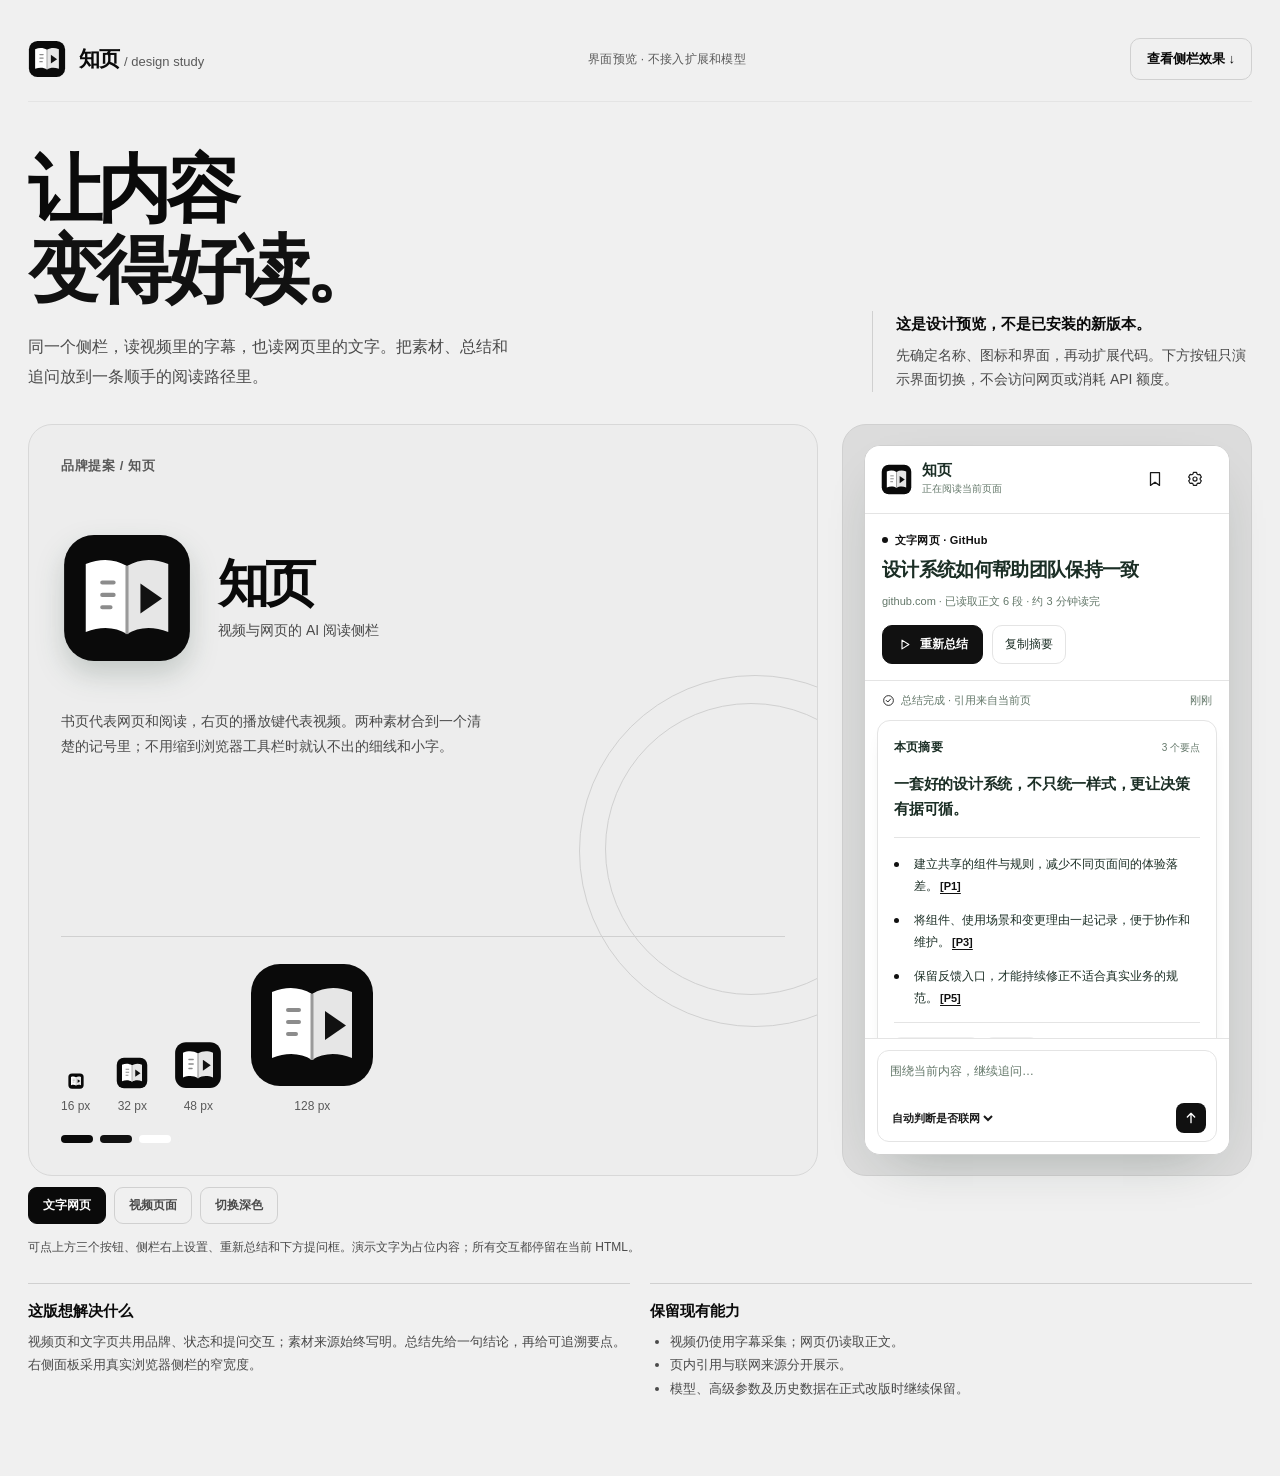
<file: design-preview/index.html>
<!doctype html>
<html lang="zh-CN">
<head>
<meta charset="utf-8"><meta name="viewport" content="width=device-width,initial-scale=1"><meta name="color-scheme" content="light dark">
<title>知页 · 侧栏与图标设计预览</title>
<style>
:root{--ink:#0a0a0a;--muted:#5a5a5a;--paper:#ffffff;--canvas:#f0f0f0;--surface:#fff;--line:#e4e4e4;--accent:#111111;--accent-soft:#ececec;--inverse:#fff;--shadow:0 20px 54px -26px rgba(22,47,35,.32);font-family:"Segoe UI","Microsoft YaHei UI","PingFang SC",sans-serif;color:var(--ink);background:var(--canvas)}
*{box-sizing:border-box}html{scroll-behavior:smooth}body{margin:0}button,input,textarea,select{font:inherit}button{cursor:pointer}button:disabled{cursor:not-allowed;opacity:.48}button:focus-visible,input:focus-visible,textarea:focus-visible,select:focus-visible,a:focus-visible{outline:3px solid #111111;outline-offset:3px}::selection{background:#dcdcdc;color:#0a0a0a}a{color:inherit}svg{display:block}p,h1,h2,h3{margin:0}.page{max-width:1320px;padding:38px 28px 76px;margin:0 auto}.mast{display:flex;align-items:center;justify-content:space-between;gap:18px;border-bottom:1px solid #e4e4e4;padding-bottom:21px}.mast-name{display:flex;align-items:center;gap:13px;font-weight:800;letter-spacing:-.045em;font-size:21px}.mast-name img{width:38px;height:38px}.mast-note{font-size:12px;color:#5a5a5a;letter-spacing:.02em}.top-action{background:transparent;border:1px solid #d0d0d0;border-radius:10px;padding:11px 16px;color:var(--ink);text-decoration:none;font-size:13px;font-weight:650}.top-action:hover{background:#eeeeee}.intro{display:grid;grid-template-columns:minmax(0,1fr) 380px;gap:50px;padding:48px 0 32px;align-items:end}.intro h1{font-size:clamp(40px,5.8vw,76px);letter-spacing:-.065em;line-height:1.08;max-width:720px}.intro h1 em{font-style:normal;color:var(--accent)}.intro p{max-width:480px;color:#4a4a4a;font-size:16px;line-height:1.85;margin-top:22px}.intro aside{border-left:1px solid #d0d0d0;padding-left:23px;color:#4a4a4a;line-height:1.7;font-size:14px}.intro aside strong{display:block;font-size:15px;color:var(--ink);margin-bottom:7px}.stage{display:grid;grid-template-columns:minmax(0,1fr) 410px;gap:24px;align-items:stretch}.identity{background:#ededed;border:1px solid #d8d8d8;border-radius:24px;padding:32px;display:flex;flex-direction:column;min-height:720px;position:relative;overflow:hidden}.identity:after{content:"";position:absolute;right:-114px;top:250px;width:350px;height:350px;border:1px solid #d0d0d0;border-radius:50%;pointer-events:none}.identity:before{content:"";position:absolute;right:-80px;top:278px;width:290px;height:290px;border:1px solid #d0d0d0;border-radius:50%;pointer-events:none}.identity-head{font-size:13px;letter-spacing:.05em;color:#5a5a5a;font-weight:700}.identity-row{display:flex;align-items:center;gap:25px;padding:57px 0 45px;position:relative;z-index:1}.big-icon{width:132px;height:132px;filter:drop-shadow(0 13px 14px rgba(18,47,34,.19))}.identity-row h2{font-size:clamp(42px,4vw,64px);letter-spacing:-.07em;line-height:1.12}.identity-row p{margin-top:9px;color:#4a4a4a;font-size:14px}.description{font-size:14px;line-height:1.8;color:#4a4a4a;max-width:430px;position:relative;z-index:1}.icon-strip{border-top:1px solid #d0d0d0;margin-top:auto;padding-top:24px;display:flex;gap:26px;align-items:flex-end;position:relative;z-index:1}.icon-spec{display:flex;flex-direction:column;align-items:center;justify-content:end;gap:10px;color:#5a5a5a;font-size:12px;font-variant-numeric:tabular-nums}.icon-spec img{display:block}.swatches{display:flex;gap:7px;margin-top:22px}.swatches i{width:32px;height:8px;border-radius:9px;display:block}.swatches i:nth-child(1){background:#0a0a0a}.swatches i:nth-child(2){background:#111111}.swatches i:nth-child(3){background:#ffffff}.swatches i:nth-child(4){background:#ededed}.device-wrap{padding:20px;background:#dcdcdc;border:1px solid #d0d0d0;border-radius:24px;display:flex;align-items:center;justify-content:center}.device{--app-bg:#ffffff;--app-surface:#fff;--app-text:#1b2e25;--app-muted:#64786a;--app-border:#e4e4e4;--app-highlight:#f0f0f0;--app-accent:#111111;--app-icon:#1a1a1a;width:100%;max-width:366px;height:710px;min-height:590px;border-radius:16px;background:var(--app-bg);color:var(--app-text);border:1px solid #d0d0d0;box-shadow:var(--shadow);display:flex;flex-direction:column;overflow:hidden;transition:background .2s,color .2s}.device.dark{--app-bg:#0c0c0c;--app-surface:#1a1a1a;--app-text:#f2f2f2;--app-muted:#a6a6a6;--app-border:#2b2b2b;--app-highlight:#242424;--app-accent:#f2f2f2;--app-icon:#ededed;border-color:#2b2b2b}.app-top{height:68px;flex:0 0 68px;padding:0 16px;display:flex;align-items:center;justify-content:space-between;border-bottom:1px solid var(--app-border);background:var(--app-surface)}.app-brand{display:flex;gap:10px;align-items:center}.app-brand img{width:31px;height:31px}.app-brand strong{font-size:15px;letter-spacing:-.03em;display:block;line-height:1.1}.app-brand small{display:block;color:var(--app-muted);font-size:10px;margin-top:4px}.app-actions{display:flex;gap:4px}.icon-btn{width:36px;height:36px;border:0;background:transparent;color:var(--app-icon);border-radius:9px;display:grid;place-items:center}.icon-btn:hover{background:var(--app-highlight)}.icon-btn svg{width:18px;height:18px}.app-scroll{overflow:auto;min-height:0;flex:1;scrollbar-width:thin;scrollbar-color:var(--app-border) transparent}.source{padding:19px 17px 16px;border-bottom:1px solid var(--app-border)}.source-tag{font-size:11px;color:var(--app-accent);font-weight:700;letter-spacing:.02em;display:flex;align-items:center;gap:7px}.source-tag:before{content:"";display:block;width:6px;height:6px;background:var(--app-accent);border-radius:50%}.source h3{font-size:19px;line-height:1.42;letter-spacing:-.035em;margin-top:9px}.source-meta{font-size:11px;color:var(--app-muted);margin-top:9px;line-height:1.5}.toolbar{display:flex;align-items:center;gap:9px;margin-top:16px}.action-primary{background:#111111;color:white;border:1px solid #111111;border-radius:10px;height:39px;padding:0 14px;font-size:12px;font-weight:700;display:flex;align-items:center;gap:8px}.action-primary:hover{background:#000000}.action-primary svg{width:15px;height:15px}.action-quiet{background:none;border:1px solid var(--app-border);border-radius:10px;height:39px;padding:0 12px;color:var(--app-text);font-size:12px}.action-quiet:hover{background:var(--app-highlight)}.statusline{font-size:11px;color:var(--app-muted);padding:12px 17px;display:flex;align-items:center;justify-content:space-between}.statusline span:first-child{display:flex;align-items:center;gap:6px}.statusline svg{width:13px;height:13px;color:var(--app-accent)}.result{margin:0 12px 18px;background:var(--app-surface);border:1px solid var(--app-border);border-radius:13px;padding:18px 16px 16px;box-shadow:0 7px 18px -15px rgba(7,47,31,.42)}.result-head{display:flex;justify-content:space-between;align-items:center;margin-bottom:16px}.result-head strong{font-size:12px;letter-spacing:.02em}.result-head span{font-size:10px;color:var(--app-muted)}.lede{font-size:15px;font-weight:700;letter-spacing:-.015em;line-height:1.65}.result hr{border:0;border-top:1px solid var(--app-border);margin:15px 0}.bullets{list-style:none;padding:0;margin:0}.bullets li{font-size:12px;line-height:1.85;margin-bottom:12px;color:var(--app-text);display:grid;grid-template-columns:13px 1fr;gap:7px}.bullets li:before{content:"";width:5px;height:5px;background:var(--app-accent);border-radius:50%;margin-top:9px}.cite{color:var(--app-accent);font-size:11px;font-weight:700;border:0;background:transparent;padding:0 2px;text-decoration:underline;text-underline-offset:3px}.result-foot{display:flex;gap:8px;flex-wrap:wrap;border-top:1px solid var(--app-border);padding-top:14px;margin-top:6px}.result-foot button{background:var(--app-highlight);color:var(--app-icon);border:0;border-radius:7px;font-size:11px;padding:7px 9px}.result-foot button:hover{filter:brightness(.95)}.app-compose{background:var(--app-surface);border-top:1px solid var(--app-border);padding:11px 12px 12px}.compose-box{border:1px solid var(--app-border);border-radius:12px;padding:9px 10px 8px;background:var(--app-bg)}.compose-box textarea{display:block;border:0;resize:none;background:transparent;color:var(--app-text);width:100%;height:43px;font-size:12px;line-height:1.5;outline:none}.compose-box textarea::placeholder{color:var(--app-muted);opacity:1}.compose-footer{display:flex;justify-content:space-between;align-items:center}.compose-footer select{border:0;background:transparent;color:var(--app-icon);font-size:11px;font-weight:650;max-width:160px}.send{background:#111111;color:white;width:30px;height:30px;border:0;border-radius:8px;display:grid;place-items:center}.send svg{width:16px;height:16px}.demo-tabs{display:flex;align-items:center;gap:8px;padding:11px 0 0}.demo-tabs button{background:transparent;border:1px solid #d0d0d0;color:#4a4a4a;border-radius:9px;padding:9px 14px;font-size:12px;font-weight:700}.demo-tabs button[aria-pressed="true"]{background:#0a0a0a;color:#fff;border-color:#0a0a0a}.note{margin-top:13px;color:#4a4a4a;font-size:12px;line-height:1.7}.bottom{display:grid;grid-template-columns:1fr 1fr;gap:20px;margin-top:26px}.bottom section{border-top:1px solid #d0d0d0;padding-top:18px}.bottom h3{font-size:15px;margin-bottom:9px}.bottom p,.bottom li{font-size:13px;line-height:1.8;color:#4a4a4a}.bottom ul{padding-left:20px;margin:0}.toast{position:fixed;bottom:22px;left:50%;transform:translate(-50%,15px);opacity:0;pointer-events:none;background:#111111;color:white;padding:11px 15px;border-radius:9px;box-shadow:0 12px 26px -12px #111111;transition:opacity .18s,transform .18s;font-size:12px;z-index:10}.toast.show{opacity:1;transform:translate(-50%,0)}.settings{display:none;position:absolute;inset:68px 0 0;z-index:3;background:var(--app-bg);padding:20px 17px;overflow:auto}.settings.open{display:block}.device{position:relative}.settings h3{font-size:18px;margin-bottom:10px}.settings p{color:var(--app-muted);font-size:12px;line-height:1.7;margin-bottom:24px}.setting-row{display:flex;align-items:center;justify-content:space-between;padding:15px 0;border-top:1px solid var(--app-border);font-size:12px}.setting-row select{background:var(--app-surface);border:1px solid var(--app-border);border-radius:7px;color:var(--app-text);padding:7px 9px}.preview-only{display:block;margin-top:28px;color:var(--app-muted);font-size:11px;line-height:1.6}.context-menu{display:flex;gap:7px;margin-top:6px}.context-menu span{font-size:11px;background:var(--app-highlight);color:var(--app-icon);padding:6px 9px;border-radius:6px}@media(max-width:920px){.intro,.stage{grid-template-columns:1fr}.intro{gap:20px}.intro aside{max-width:550px}.identity{min-height:420px}.device-wrap{padding:24px}.device{max-width:390px}}@media(max-width:560px){.page{padding:18px 13px 36px}.mast-note{display:none}.intro{padding:34px 3px 26px}.intro h1{font-size:41px}.intro p{font-size:14px}.identity{padding:22px;min-height:380px}.identity-row{padding:42px 0 28px;gap:17px}.big-icon{width:92px;height:92px}.identity-row h2{font-size:44px}.icon-strip{gap:19px}.device-wrap{padding:12px}.device{height:700px}.bottom{grid-template-columns:1fr}}@media(prefers-reduced-motion:reduce){*,*:before,*:after{animation-duration:.01ms!important;scroll-behavior:auto!important;transition-duration:.01ms!important}}
</style>
</head>
<body>
<svg xmlns="http://www.w3.org/2000/svg" style="display:none" aria-hidden="true"><symbol id="i-gear" viewBox="0 0 24 24"><path d="M9.9 3.2h4.2l.6 2.2 1.5.9 2.2-.5 2.1 3.6-1.6 1.6v1.8l1.6 1.6-2.1 3.6-2.2-.5-1.5.9-.6 2.2H9.9l-.6-2.2-1.5-.9-2.2.5-2.1-3.6 1.6-1.6v-1.8L3.5 9.4l2.1-3.6 2.2.5 1.5-.9.6-2.2Z" fill="none" stroke="currentColor" stroke-width="1.6" stroke-linejoin="round"/><circle cx="12" cy="12" r="2.7" fill="none" stroke="currentColor" stroke-width="1.6"/></symbol><symbol id="i-bookmark" viewBox="0 0 24 24"><path d="M6 3.5h12v17l-6-4.2-6 4.2v-17Z" fill="none" stroke="currentColor" stroke-width="1.7" stroke-linejoin="round"/></symbol><symbol id="i-check" viewBox="0 0 24 24"><circle cx="12" cy="12" r="9" fill="none" stroke="currentColor" stroke-width="1.6"/><path d="m8 12 2.7 2.8 5.3-5.6" fill="none" stroke="currentColor" stroke-width="1.8" stroke-linecap="round" stroke-linejoin="round"/></symbol><symbol id="i-play" viewBox="0 0 24 24"><path d="m8 5 11 7-11 7V5Z" fill="none" stroke="currentColor" stroke-width="1.8" stroke-linejoin="round"/></symbol><symbol id="i-arrow" viewBox="0 0 24 24"><path d="M12 19V5m0 0-5.5 5.5M12 5l5.5 5.5" fill="none" stroke="currentColor" stroke-width="2" stroke-linecap="round" stroke-linejoin="round"/></symbol></svg>
<div class="page">
<header class="mast"><div class="mast-name"><img src="icon.svg" alt="知页图标"><span>知页 <span style="font-weight:400;color:#5a5a5a;font-size:13px;letter-spacing:0">/ design study</span></span></div><span class="mast-note">界面预览 · 不接入扩展和模型</span><a href="#preview" class="top-action">查看侧栏效果 ↓</a></header>
<div class="intro"><div><h1>让内容<br><em>变得好读。</em></h1><p>同一个侧栏，读视频里的字幕，也读网页里的文字。把素材、总结和追问放到一条顺手的阅读路径里。</p></div><aside><strong>这是设计预览，不是已安装的新版本。</strong>先确定名称、图标和界面，再动扩展代码。下方按钮只演示界面切换，不会访问网页或消耗 API 额度。</aside></div>
<div class="stage" id="preview"><section class="identity" aria-labelledby="identity-title"><div class="identity-head">品牌提案 / 知页</div><div class="identity-row"><img class="big-icon" src="icon.svg" alt="打开的书与播放标记组成的知页图标"><div><h2 id="identity-title">知页</h2><p>视频与网页的 AI 阅读侧栏</p></div></div><p class="description">书页代表网页和阅读，右页的播放键代表视频。两种素材合到一个清楚的记号里；不用缩到浏览器工具栏时就认不出的细线和小字。</p><div class="icon-strip"><div class="icon-spec"><img src="icon.svg" width="16" height="16" alt="16像素图标">16 px</div><div class="icon-spec"><img src="icon.svg" width="32" height="32" alt="32像素图标">32 px</div><div class="icon-spec"><img src="icon.svg" width="48" height="48" alt="48像素图标">48 px</div><div class="icon-spec"><img src="icon.svg" width="128" height="128" alt="128像素图标">128 px</div></div><div class="swatches" aria-label="品牌色：墨绿、叶绿、纸白、浅绿"><i></i><i></i><i></i><i></i></div></section>
<section class="device-wrap" aria-label="侧栏交互预览"><div class="device" id="device"><div class="app-top"><div class="app-brand"><img src="icon.svg" alt=""><div><strong>知页</strong><small>正在阅读当前页面</small></div></div><div class="app-actions"><button class="icon-btn" id="themeBtn" title="切换深浅色" aria-label="切换深浅色"><svg><use href="#i-bookmark"/></svg></button><button class="icon-btn" id="settingsBtn" title="预览设置面板" aria-label="预览设置面板" aria-expanded="false"><svg><use href="#i-gear"/></svg></button></div></div>
<div class="app-scroll" id="scroll"><div class="source"><div class="source-tag" id="sourceTag">文字网页 · GitHub</div><h3 id="sourceTitle">设计系统如何帮助团队保持一致</h3><div class="source-meta" id="sourceMeta">github.com · 已读取正文 6 段 · 约 3 分钟读完</div><div class="toolbar"><button class="action-primary" id="summarizeBtn"><svg><use href="#i-play"/></svg><span>重新总结</span></button><button class="action-quiet" id="copyBtn">复制摘要</button></div></div><div class="statusline"><span><svg><use href="#i-check"/></svg><span id="stateText">总结完成 · 引用来自当前页</span></span><span id="timeText">刚刚</span></div><article class="result" aria-label="总结示例"><div class="result-head"><strong id="resultHeading">本页摘要</strong><span id="resultCount">3 个要点</span></div><p class="lede" id="lede">一套好的设计系统，不只统一样式，更让决策有据可循。</p><hr><ul class="bullets" id="bullets"><li><span>建立共享的组件与规则，减少不同页面间的体验落差。<button class="cite" data-cite="P1">[P1]</button></span></li><li><span>将组件、使用场景和变更理由一起记录，便于协作和维护。<button class="cite" data-cite="P3">[P3]</button></span></li><li><span>保留反馈入口，才能持续修正不适合真实业务的规范。<button class="cite" data-cite="P5">[P5]</button></span></li></ul><div class="result-foot"><button id="detailBtn">展开原文依据</button><button id="newChatBtn">新对话</button></div></article><div id="chatList" aria-live="polite"></div></div>
<form id="compose" class="app-compose"><div class="compose-box"><textarea id="question" aria-label="围绕当前内容提问" placeholder="围绕当前内容，继续追问…"></textarea><div class="compose-footer"><select id="webMode" aria-label="联网模式"><option value="auto">自动判断是否联网</option><option value="page">仅当前页</option><option value="web">强制联网</option></select><button class="send" type="submit" aria-label="发送演示问题"><svg><use href="#i-arrow"/></svg></button></div></div></form>
<div class="settings" id="settings"><h3>阅读偏好</h3><p>常用的放在前面。完整的模型设置仍在扩展设置页。</p><label class="setting-row">外观<select id="themeSelect"><option value="light">浅色</option><option value="dark">深色</option></select></label><label class="setting-row">总结长度<select id="lengthSelect"><option>标准</option><option>速览</option><option>精读</option></select></label><label class="setting-row">默认联网<select id="modeSelect"><option>自动判断</option><option>仅当前页</option><option>强制联网</option></select></label><div class="context-menu"><span>页面引用</span><span>视频字幕</span><span>历史记录</span></div><small class="preview-only">设置项在此仅展示结构。正式接入后才会保存偏好。</small></div></div></section></div>
<div class="demo-tabs"><button id="webTab" type="button" aria-pressed="true">文字网页</button><button id="videoTab" type="button" aria-pressed="false">视频页面</button><button id="themeToggle" type="button" aria-pressed="false">切换深色</button></div><p class="note">可点上方三个按钮、侧栏右上设置、重新总结和下方提问框。演示文字为占位内容；所有交互都停留在当前 HTML。</p>
<div class="bottom"><section><h3>这版想解决什么</h3><p>视频页和文字页共用品牌、状态和提问交互；素材来源始终写明。总结先给一句结论，再给可追溯要点。右侧面板采用真实浏览器侧栏的窄宽度。</p></section><section><h3>保留现有能力</h3><ul><li>视频仍使用字幕采集；网页仍读取正文。</li><li>页内引用与联网来源分开展示。</li><li>模型、高级参数及历史数据在正式改版时继续保留。</li></ul></section></div></div>
<div class="toast" id="toast" role="status" aria-live="polite"></div>
<script>
const $=id=>document.getElementById(id);let mode='web',toastTimer;
function notify(text){const el=$('toast');el.textContent=text;el.classList.add('show');clearTimeout(toastTimer);toastTimer=setTimeout(()=>el.classList.remove('show'),2700)}
const demo={web:{tag:'文字网页 · GitHub',title:'设计系统如何帮助团队保持一致',meta:'github.com · 已读取正文 6 段 · 约 3 分钟读完',state:'总结完成 · 引用来自当前页',heading:'本页摘要',lede:'一套好的设计系统，不只统一样式，更让决策有据可循。',points:['建立共享的组件与规则，减少不同页面间的体验落差。','将组件、使用场景和变更理由一起记录，便于协作和维护。','保留反馈入口，才能持续修正不适合真实业务的规范。'],cite:['P1','P3','P5']},video:{tag:'视频页面 · 哔哩哔哩',title:'十分钟理解：为什么我们总是记不住读过的东西',meta:'bilibili.com · 字幕已就绪 · 12:46',state:'总结完成 · 依据视频字幕',heading:'视频速览',lede:'阅读时主动提取信息，比反复重看更有助于建立记忆线索。',points:['视频先区分被动浏览与主动回忆，指出前者容易产生“看过就会”的错觉。','作者展示了如何把长内容拆成问题，再用自己的话复述。','最后建议隔一段时间回看问题，而不是只重复划线。'],cite:['03:12','06:45','10:26']}};
function render(which){mode=which;const item=demo[which];$('sourceTag').textContent=item.tag;$('sourceTitle').textContent=item.title;$('sourceMeta').textContent=item.meta;$('stateText').textContent=item.state;$('resultHeading').textContent=item.heading;$('lede').textContent=item.lede;$('resultCount').textContent='3 个要点';$('bullets').replaceChildren();item.points.forEach((point,i)=>{const li=document.createElement('li'),span=document.createElement('span'),cite=document.createElement('button');cite.className='cite';cite.type='button';cite.dataset.cite=item.cite[i];cite.textContent='['+item.cite[i]+']';span.append(document.createTextNode(point+' '),cite);li.append(span);$('bullets').append(li)});$('webTab').setAttribute('aria-pressed',String(which==='web'));$('videoTab').setAttribute('aria-pressed',String(which==='video'));$('chatList').replaceChildren();$('scroll').scrollTop=0}
function setTheme(dark){$('device').classList.toggle('dark',dark);$('themeToggle').setAttribute('aria-pressed',String(dark));$('themeToggle').textContent=dark?'切换浅色':'切换深色';$('themeSelect').value=dark?'dark':'light'}
$('webTab').onclick=()=>render('web');$('videoTab').onclick=()=>render('video');$('themeToggle').onclick=()=>setTheme(!$('device').classList.contains('dark'));$('themeBtn').onclick=()=>setTheme(!$('device').classList.contains('dark'));$('themeSelect').onchange=e=>setTheme(e.target.value==='dark');$('settingsBtn').onclick=()=>{const opening=!$('settings').classList.contains('open');$('settings').classList.toggle('open',opening);$('settingsBtn').setAttribute('aria-expanded',String(opening))};$('summarizeBtn').onclick=()=>notify('预览交互：正式扩展会在这里重新生成总结');$('detailBtn').onclick=()=>notify('预览交互：正式扩展可跳转到原文或时间点');$('copyBtn').onclick=async()=>{try{await navigator.clipboard.writeText($('lede').textContent+'\n'+demo[mode].points.join('\n'));notify('已复制演示摘要')}catch{notify('浏览器未开放剪贴板；此处为静态预览')}};$('newChatBtn').onclick=()=>{$('chatList').replaceChildren();notify('演示对话已清空')};$('compose').onsubmit=e=>{e.preventDefault();const q=$('question').value.trim();if(!q){notify('先输入一个问题');return}const box=document.createElement('section');box.className='result';box.style.marginTop='2px';const h=document.createElement('strong');h.textContent='你问：'+q;const p=document.createElement('p');p.style.cssText='font-size:12px;line-height:1.7;margin-top:11px;color:var(--app-muted)';p.textContent='这是界面演示。正式接入扩展后，才会依据当前内容与联网设置生成回答。';box.append(h,p);$('chatList').append(box);$('question').value='';box.scrollIntoView({behavior:'smooth',block:'end'})};$('bullets').addEventListener('click',e=>{const id=e.target.closest('.cite')?.dataset.cite;if(id)notify('引用 '+id+'：正式扩展会定位原文/视频时间点')});
</script>
</body>
</html>
</file>
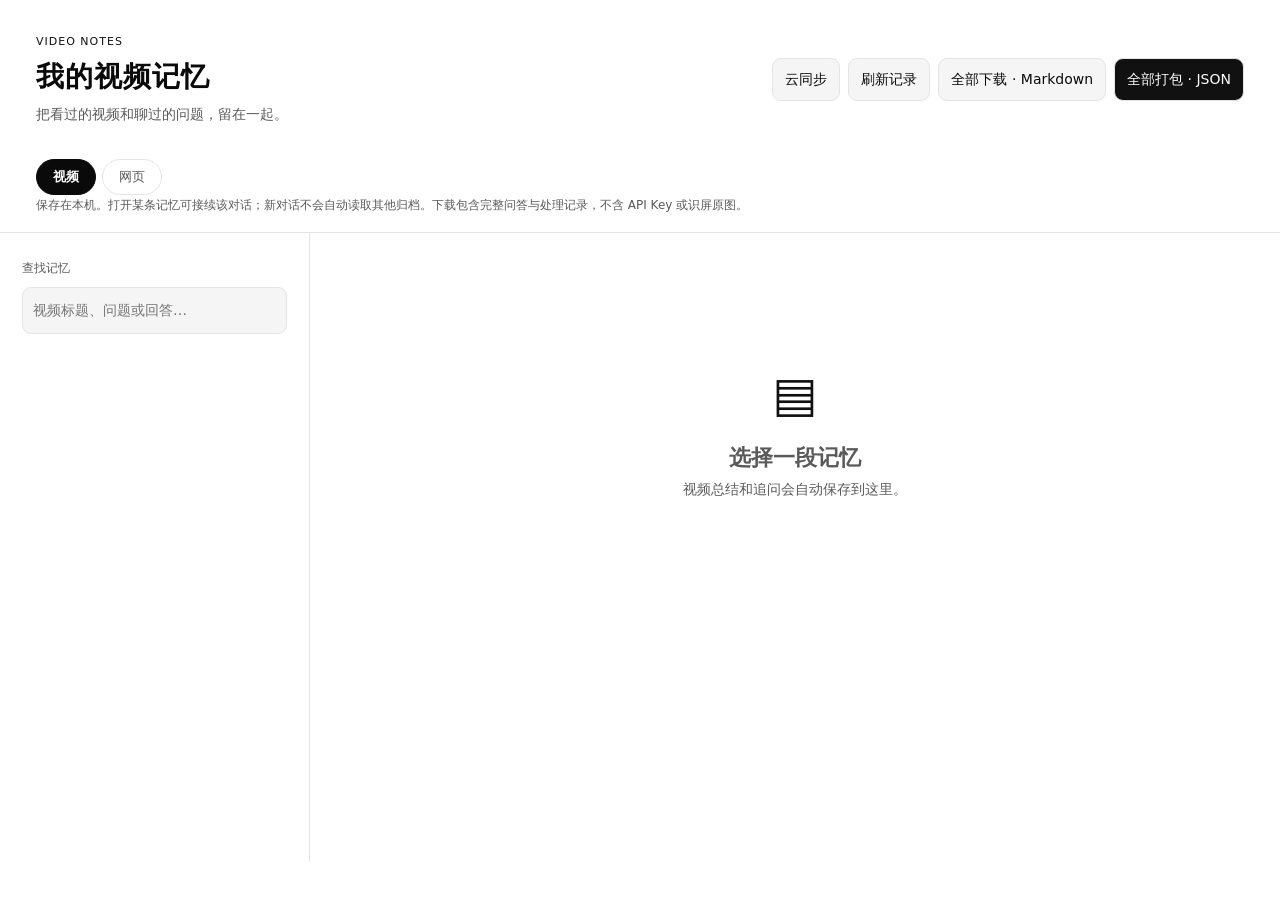
<file: memory/memory.html>
<!doctype html>
<html lang="zh-CN"><head><meta charset="utf-8"><meta name="viewport" content="width=device-width,initial-scale=1"><title>知页 · 记忆</title><script src="../panel/theme.js"></script><link rel="stylesheet" href="memory.css"></head>
<body><header><div><p class="eyebrow" id="eyebrow">VIDEO NOTES</p><h1 id="page-title">我的视频记忆</h1><p id="tagline">把看过的视频和聊过的问题，留在一起。</p></div><div class="actions"><button id="btn-cloud">云同步</button><button id="refresh">刷新记录</button><button id="export-all-md">全部下载 · Markdown</button><button id="export-all-json" class="primary">全部打包 · JSON</button></div></header>
<nav class="tabs" role="tablist" aria-label="记录类型"><button id="tab-video" class="tab active" role="tab" aria-selected="true">视频</button><button id="tab-page" class="tab" role="tab" aria-selected="false">网页</button></nav>
<p class="privacy">保存在本机。打开某条记忆可接续该对话；新对话不会自动读取其他归档。下载包含完整问答与处理记录，不含 API Key 或识屏原图。</p>
<p id="notice" role="status"></p><p id="cloud-line" class="cloud-line" hidden></p><div class="workspace"><aside><label for="filter">查找记忆</label><input id="filter" type="search" placeholder="视频标题、问题或回答…"><p id="stats"></p><nav id="records" aria-label="已保存对话"></nav></aside>
<main><section id="empty"><span>▤</span><h2>选择一段记忆</h2><p id="empty-hint">视频总结和追问会自动保存到这里。</p></section><article id="detail" hidden><div class="detail-head"><div><p id="record-meta" class="eyebrow"></p><h2 id="record-title"></h2><a id="record-url" target="_blank" rel="noopener noreferrer">打开原视频 ↗</a></div><div class="actions"><button id="export-one-md">下载此条 · Markdown</button><button id="export-one-json">下载此条 · JSON</button><button id="delete-one" class="danger">删除</button></div></div><div id="record-body"></div></article></main></div><script type="module" src="memory.js"></script></body></html>
</file>
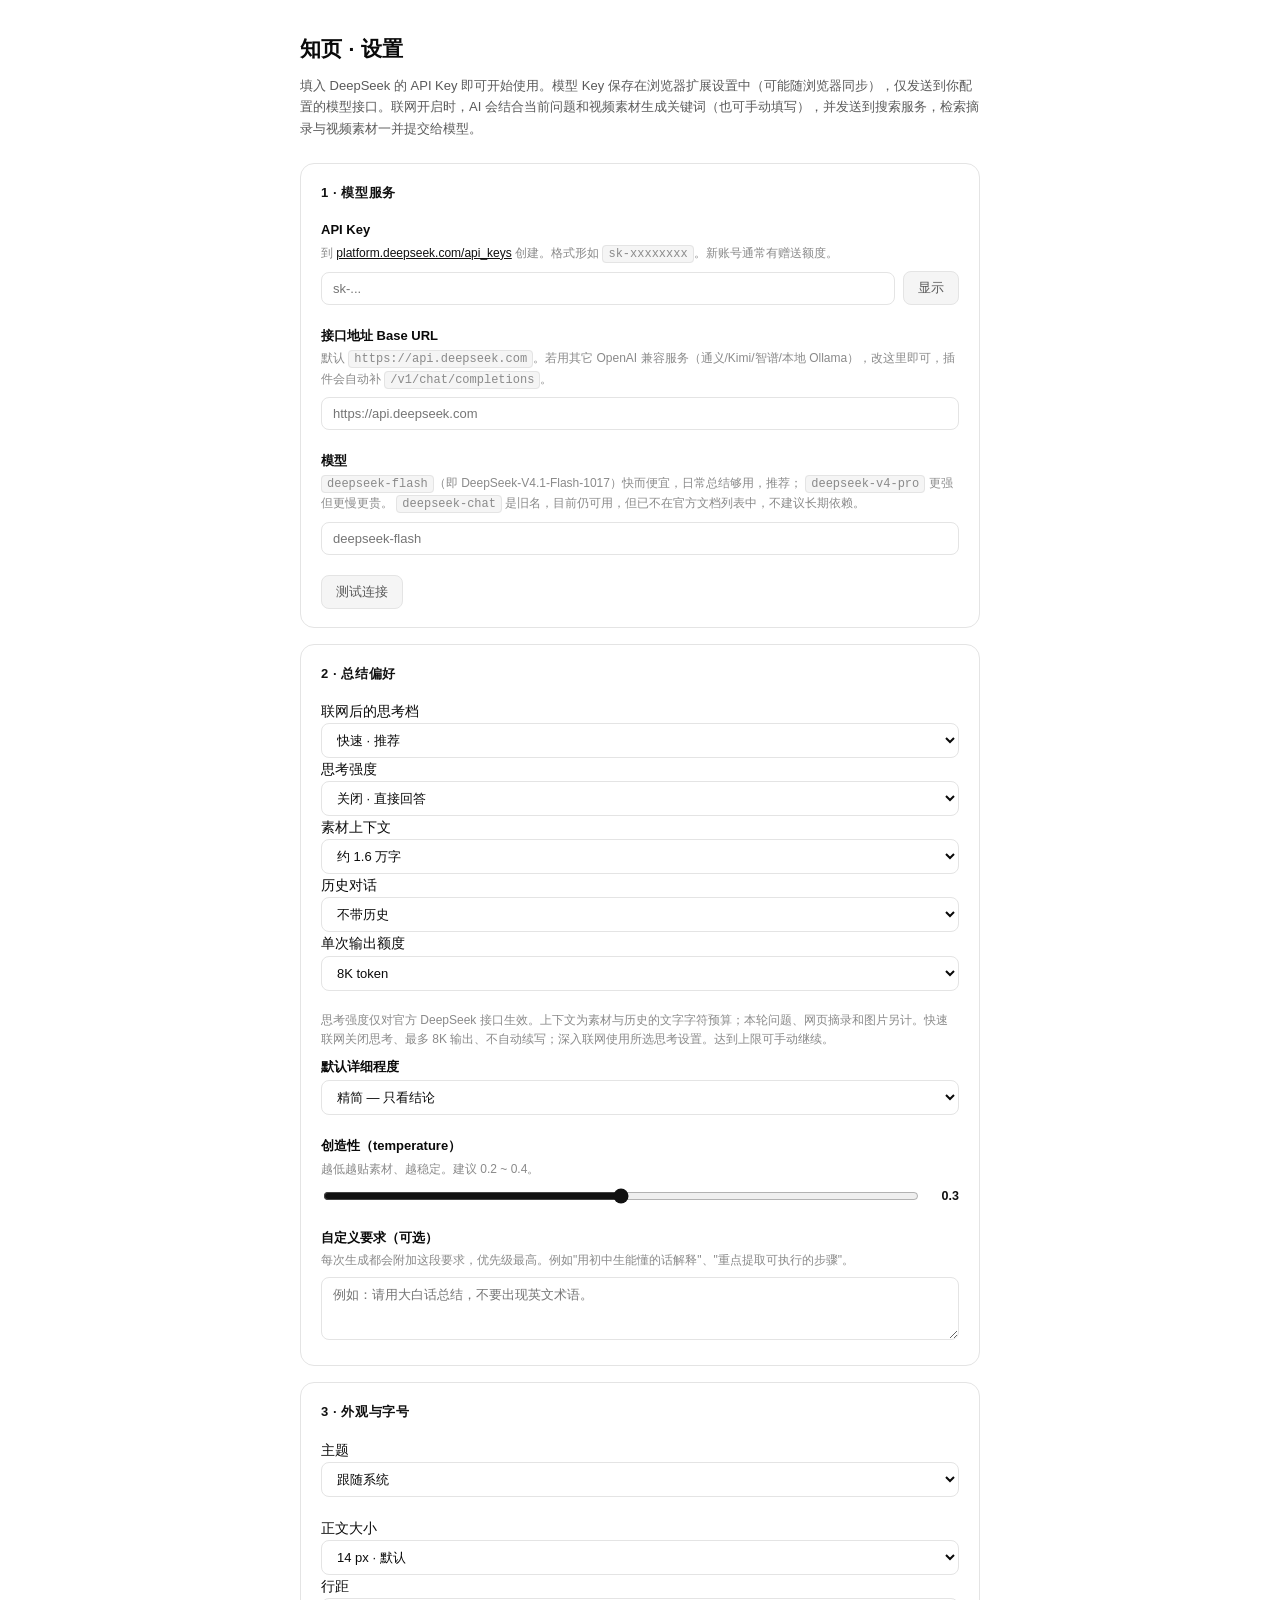
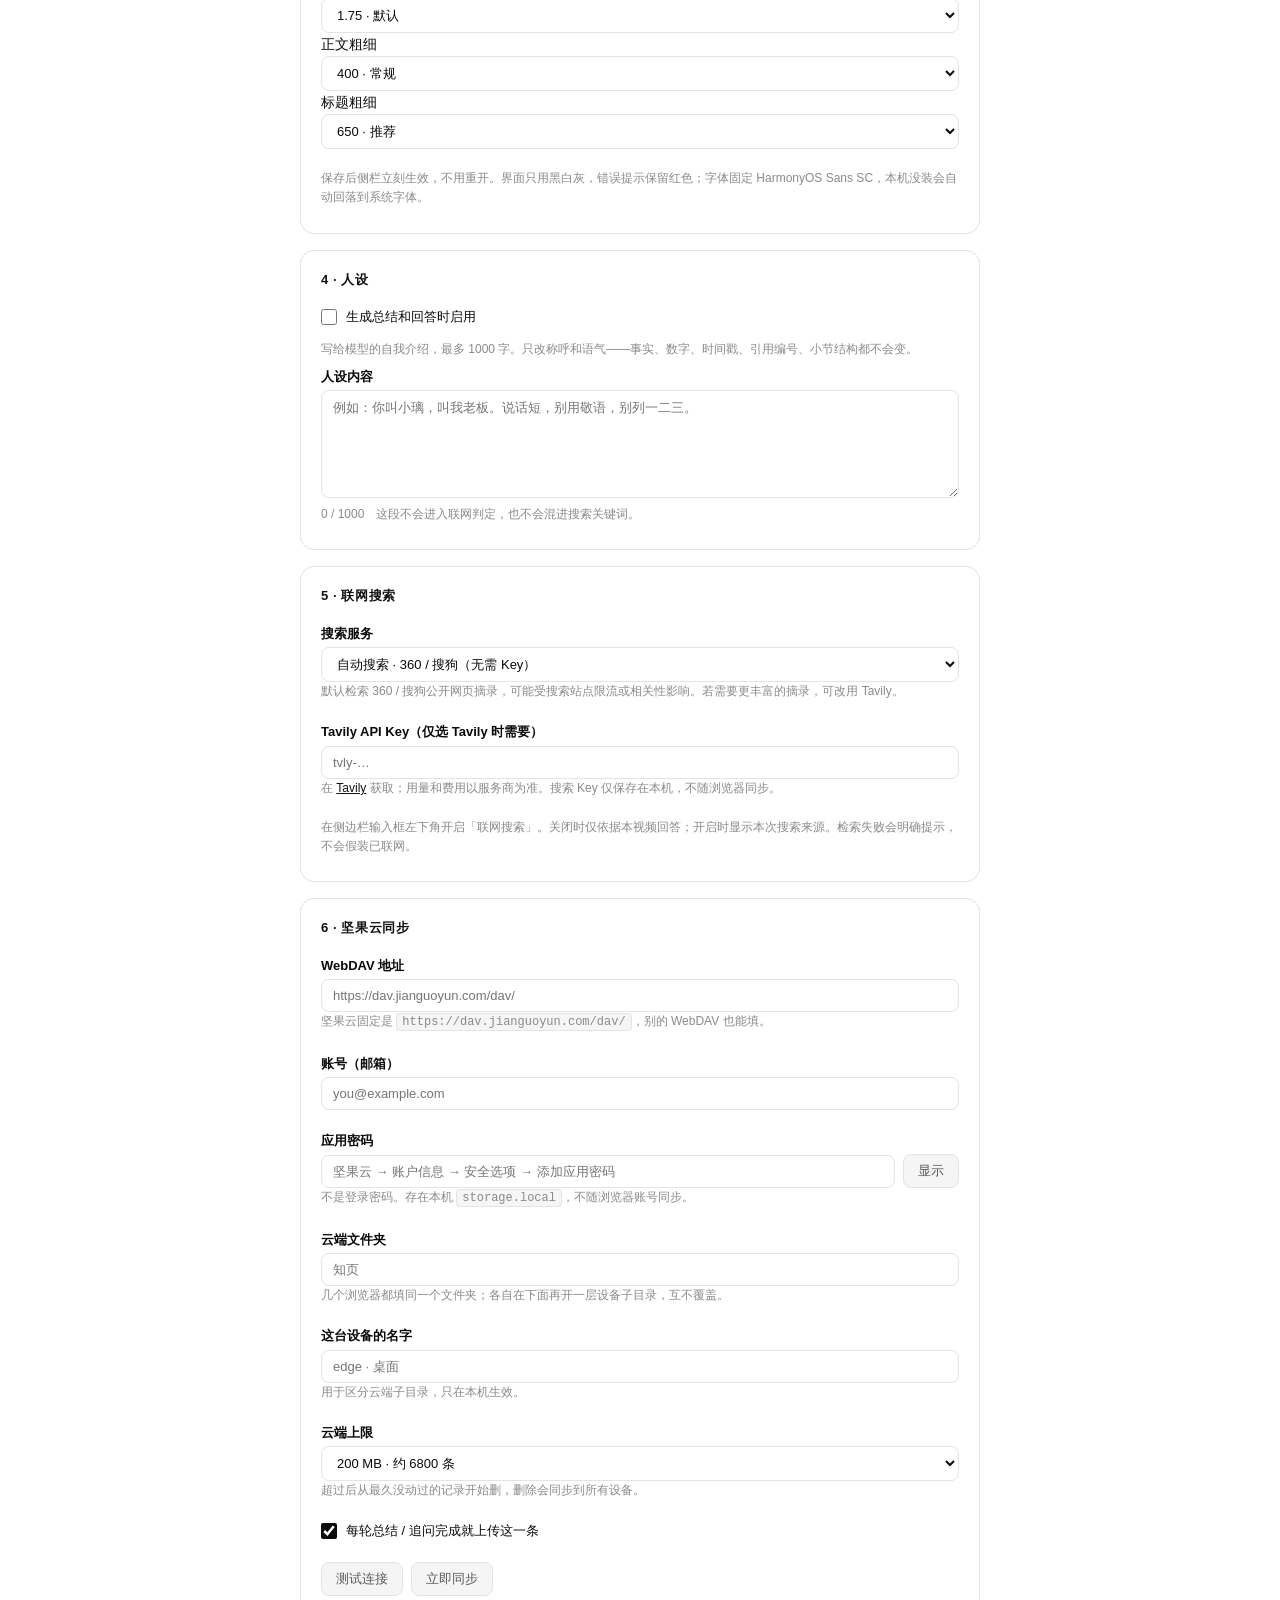
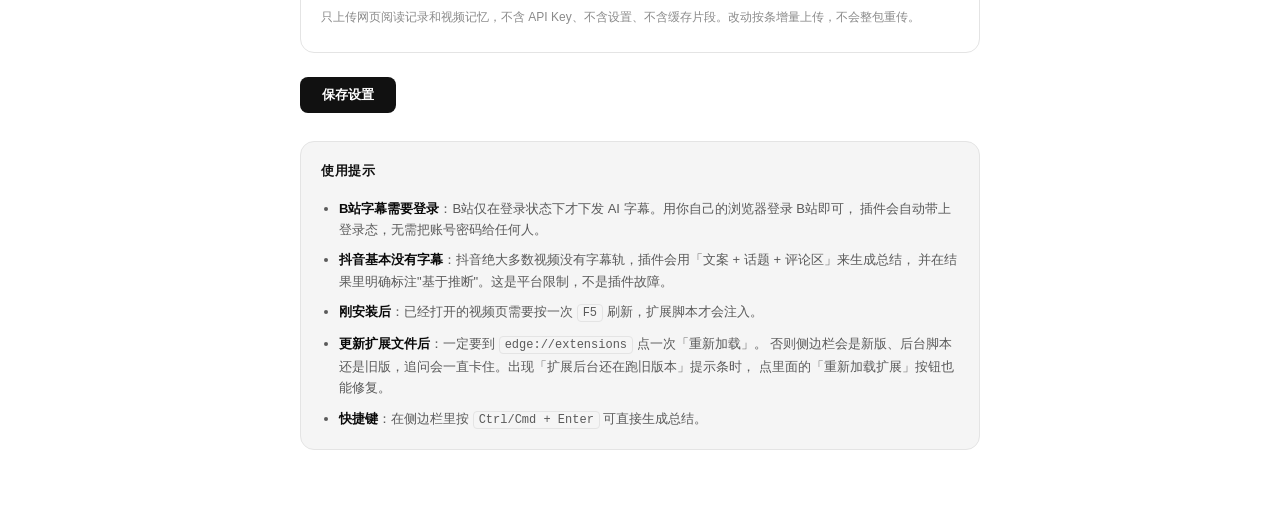
<file: options/options.html>
<!doctype html>
<html lang="zh-CN">
  <head>
    <meta charset="utf-8" />
    <meta name="viewport" content="width=device-width, initial-scale=1" />
    <title>知页 · 设置</title>
    <link rel="stylesheet" href="options.css" />
    <script src="../panel/theme.js"></script>
    <link rel="stylesheet" href="options.css" />
  </head>
  <body>
    <div class="wrap">
      <h1>知页 · 设置</h1>
      <p class="lead">
        填入 DeepSeek 的 API Key 即可开始使用。模型 Key 保存在浏览器扩展设置中（可能随浏览器同步），仅发送到你配置的模型接口。联网开启时，AI 会结合当前问题和视频素材生成关键词（也可手动填写），并发送到搜索服务，检索摘录与视频素材一并提交给模型。
      </p>

      <section class="card">
        <h2>1 · 模型服务</h2>

        <label class="field">
          <span class="label">API Key</span>
          <span class="hint">
            到
            <a href="https://platform.deepseek.com/api_keys" target="_blank" rel="noreferrer"
              >platform.deepseek.com/api_keys</a
            >
            创建。格式形如 <code>sk-xxxxxxxx</code>。新账号通常有赠送额度。
          </span>
          <span class="input-row">
            <input id="apiKey" type="password" placeholder="sk-..." autocomplete="off" spellcheck="false" />
            <button id="toggle-key" type="button" class="ghost">显示</button>
          </span>
        </label>

        <label class="field">
          <span class="label">接口地址 Base URL</span>
          <span class="hint"
            >默认 <code>https://api.deepseek.com</code>。若用其它 OpenAI 兼容服务（通义/Kimi/智谱/本地
            Ollama），改这里即可，插件会自动补 <code>/v1/chat/completions</code>。</span
          >
          <input id="baseUrl" type="text" placeholder="https://api.deepseek.com" spellcheck="false" />
        </label>

        <label class="field">
          <span class="label">模型</span>
          <span class="hint">
            <code>deepseek-flash</code>（即 DeepSeek-V4.1-Flash-1017）快而便宜，日常总结够用，推荐；
            <code>deepseek-v4-pro</code> 更强但更慢更贵。
            <code>deepseek-chat</code> 是旧名，目前仍可用，但已不在官方文档列表中，不建议长期依赖。
          </span>
          <input id="model" type="text" placeholder="deepseek-flash" spellcheck="false" />
        </label>

        <div class="row">
          <button id="btn-test" class="ghost">测试连接</button>
          <span id="test-result" class="test-result"></span>
        </div>
      </section>

      <section class="card">
        <h2>2 · 总结偏好</h2><div class="field"><label>联网后的思考档<select id="webMode"><option value="fast">快速 · 推荐</option><option value="deep">深入 · 使用思考设置</option></select></label><label>思考强度<select id="reasoningEffort"><option value="none">关闭 · 直接回答</option><option value="low">低 · 快速思考</option><option value="high">高 · 深入思考</option><option value="max">最高 · 复杂分析</option></select></label>
<label>素材上下文<select id="contextChars"><option value="16000">约 1.6 万字</option><option value="32000">约 3.2 万字</option><option value="64000">约 6.4 万字</option><option value="128000">约 12.8 万字</option></select></label>
<label>历史对话<select id="historyTurns"><option value="0">不带历史</option><option value="4">最近 4 轮</option><option value="8">最近 8 轮</option><option value="20">最近 20 轮</option></select></label>
<label>单次输出额度<select id="maxTokens"><option value="8192">8K token</option><option value="16384">16K token · 推荐</option><option value="32768">32K token</option><option value="65536">64K token</option></select></label></div><p class="hint">思考强度仅对官方 DeepSeek 接口生效。上下文为素材与历史的文字字符预算；本轮问题、网页摘录和图片另计。快速联网关闭思考、最多 8K 输出、不自动续写；深入联网使用所选思考设置。达到上限可手动继续。</p>

        <label class="field">
          <span class="label">默认详细程度</span>
          <select id="style">
            <option value="brief">精简 — 只看结论</option>
            <option value="standard">标准 — 4~7 条要点</option>
            <option value="detailed">精读 — 8~15 条要点</option>
          </select>
        </label>

        <label class="field">
          <span class="label">创造性（temperature）</span>
          <span class="hint">越低越贴素材、越稳定。建议 0.2 ~ 0.4。</span>
          <span class="input-row">
            <input id="temperature" type="range" min="0" max="1" step="0.1" />
            <output id="temperature-out" class="output">0.3</output>
          </span>
        </label>

        <label class="field">
          <span class="label">自定义要求（可选）</span>
          <span class="hint"
            >每次生成都会附加这段要求，优先级最高。例如"用初中生能懂的话解释"、"重点提取可执行的步骤"。</span
          >
          <textarea id="customPrompt" rows="3" placeholder="例如：请用大白话总结，不要出现英文术语。"></textarea>
        </label>
      </section>

      <section class="card">
        <h2>3 · 外观与字号</h2>
        <div class="field">
          <label>主题<select id="themeMode">
            <option value="auto" selected>跟随系统</option>
            <option value="light">始终浅色</option>
            <option value="dark">始终深色</option>
          </select></label>
        </div>
        <div class="field">
          <label>正文大小<select id="uiFontSize">
            <option value="13">13 px · 紧凑</option>
            <option value="14" selected>14 px · 默认</option>
            <option value="15">15 px · 偏大</option>
            <option value="16">16 px · 大</option>
            <option value="17">17 px · 很大</option>
          </select></label>
          <label>行距<select id="uiLineHeight">
            <option value="1.6">1.6 · 紧凑</option>
            <option value="1.75" selected>1.75 · 默认</option>
            <option value="1.9">1.9 · 宽松</option>
            <option value="2.05">2.05 · 很宽</option>
          </select></label>
          <label>正文粗细<select id="uiFontWeight">
            <option value="300">300 · 细</option>
            <option value="400" selected>400 · 常规</option>
            <option value="500">500 · 中黑</option>
          </select></label>
          <label>标题粗细<select id="uiHeadingWeight">
            <option value="600">600 · 半粗</option>
            <option value="650" selected>650 · 推荐</option>
            <option value="700">700 · 粗</option>
            <option value="900">900 · 极粗</option>
          </select></label>
        </div>
        <p class="hint">保存后侧栏立刻生效，不用重开。界面只用黑白灰，错误提示保留红色；字体固定 HarmonyOS Sans SC，本机没装会自动回落到系统字体。</p>
      </section>

      <section class="card">
        <h2>4 · 人设</h2>
        <label class="checkbox-field"><input type="checkbox" id="personaOn"> 生成总结和回答时启用</label>
        <p class="hint">写给模型的自我介绍，最多 1000 字。只改称呼和语气——事实、数字、时间戳、引用编号、小节结构都不会变。</p>
        <label class="field"><span class="label">人设内容</span>
          <textarea id="personaText" rows="6" maxlength="1000" placeholder="例如：你叫小璃，叫我老板。说话短，别用敬语，别列一二三。"></textarea>
          <span class="hint"><span id="persona-count">0</span> / 1000　这段不会进入联网判定，也不会混进搜索关键词。</span>
        </label>
      </section>

      <section class="card">
        <h2>5 · 联网搜索</h2>
        <label class="field"><span class="label">搜索服务</span>
          <select id="searchProvider"><option value="auto">自动搜索 · 360 / 搜狗（无需 Key）</option><option value="bing">Bing · 无需额外 Key</option><option value="tavily">Tavily · 搜索 API（可选）</option></select>
          <span class="hint">默认检索 360 / 搜狗公开网页摘录，可能受搜索站点限流或相关性影响。若需要更丰富的摘录，可改用 Tavily。</span>
        </label>
        <label class="field"><span class="label">Tavily API Key（仅选 Tavily 时需要）</span>
          <input id="tavilyKey" type="password" autocomplete="off" placeholder="tvly-…" spellcheck="false" />
          <span class="hint">在 <a href="https://app.tavily.com" target="_blank" rel="noreferrer">Tavily</a> 获取；用量和费用以服务商为准。搜索 Key 仅保存在本机，不随浏览器同步。</span>
        </label>
        <p class="hint">在侧边栏输入框左下角开启「联网搜索」。关闭时仅依据本视频回答；开启时显示本次搜索来源。检索失败会明确提示，不会假装已联网。</p>
      </section>

      <section class="card">
        <h2>6 · 坚果云同步</h2>
        <label class="field"><span class="label">WebDAV 地址</span>
          <input id="davUrl" type="url" spellcheck="false" placeholder="https://dav.jianguoyun.com/dav/" />
          <span class="hint">坚果云固定是 <code>https://dav.jianguoyun.com/dav/</code>，别的 WebDAV 也能填。</span>
        </label>
        <label class="field"><span class="label">账号（邮箱）</span>
          <input id="davUser" type="email" autocomplete="off" spellcheck="false" placeholder="you@example.com" />
        </label>
        <label class="field"><span class="label">应用密码</span>
          <div class="inline-field">
            <input id="davPass" type="password" autocomplete="off" spellcheck="false" placeholder="坚果云 → 账户信息 → 安全选项 → 添加应用密码" />
            <button id="toggle-dav-pass" type="button" class="ghost">显示</button>
          </div>
          <span class="hint">不是登录密码。存在本机 <code>storage.local</code>，不随浏览器账号同步。</span>
        </label>
        <label class="field"><span class="label">云端文件夹</span>
          <input id="davDir" type="text" spellcheck="false" placeholder="知页" />
          <span class="hint">几个浏览器都填同一个文件夹；各自在下面再开一层设备子目录，互不覆盖。</span>
        </label>
        <label class="field"><span class="label">这台设备的名字</span>
          <input id="davDevice" type="text" spellcheck="false" placeholder="edge · 桌面" />
          <span class="hint" id="dav-device-id">用于区分云端子目录，只在本机生效。</span>
        </label>
        <label class="field"><span class="label">云端上限</span>
          <select id="davLimitMB"><option value="50">50 MB · 约 1700 条</option><option value="200" selected>200 MB · 约 6800 条</option><option value="500">500 MB · 约 17000 条</option><option value="1000">1000 MB · 约 34000 条</option></select>
          <span class="hint">超过后从最久没动过的记录开始删，删除会同步到所有设备。</span>
        </label>
        <label class="field checkbox-field"><input id="davAuto" type="checkbox" checked />
          <span>每轮总结 / 追问完成就上传这一条</span>
        </label>
        <div class="inline-field">
          <button id="btn-dav-test" type="button" class="ghost">测试连接</button>
          <button id="btn-dav-sync" type="button" class="ghost">立即同步</button>
          <span id="dav-result" class="save-result"></span>
        </div>
        <p class="hint">只上传网页阅读记录和视频记忆，不含 API Key、不含设置、不含缓存片段。改动按条增量上传，不会整包重传。</p>
      </section>

      <div class="actions">
        <button id="btn-save" class="primary">保存设置</button>
        <span id="save-result" class="save-result"></span>
      </div>

      <section class="card muted">
        <h2>使用提示</h2>
        <ul>
          <li>
            <b>B站字幕需要登录</b>：B站仅在登录状态下才下发 AI 字幕。用你自己的浏览器登录 B站即可，
            插件会自动带上登录态，无需把账号密码给任何人。
          </li>
          <li>
            <b>抖音基本没有字幕</b>：抖音绝大多数视频没有字幕轨，插件会用「文案 + 话题 + 评论区」来生成总结，
            并在结果里明确标注"基于推断"。这是平台限制，不是插件故障。
          </li>
          <li><b>刚安装后</b>：已经打开的视频页需要按一次 <code>F5</code> 刷新，扩展脚本才会注入。</li>
          <li>
            <b>更新扩展文件后</b>：一定要到 <code>edge://extensions</code> 点一次「重新加载」。
            否则侧边栏会是新版、后台脚本还是旧版，追问会一直卡住。出现「扩展后台还在跑旧版本」提示条时，
            点里面的「重新加载扩展」按钮也能修复。
          </li>
          <li><b>快捷键</b>：在侧边栏里按 <code>Ctrl/Cmd + Enter</code> 可直接生成总结。</li>
        </ul>
      </section>
    </div>

    <script type="module" src="options.js"></script>
  </body>
</html>
</file>
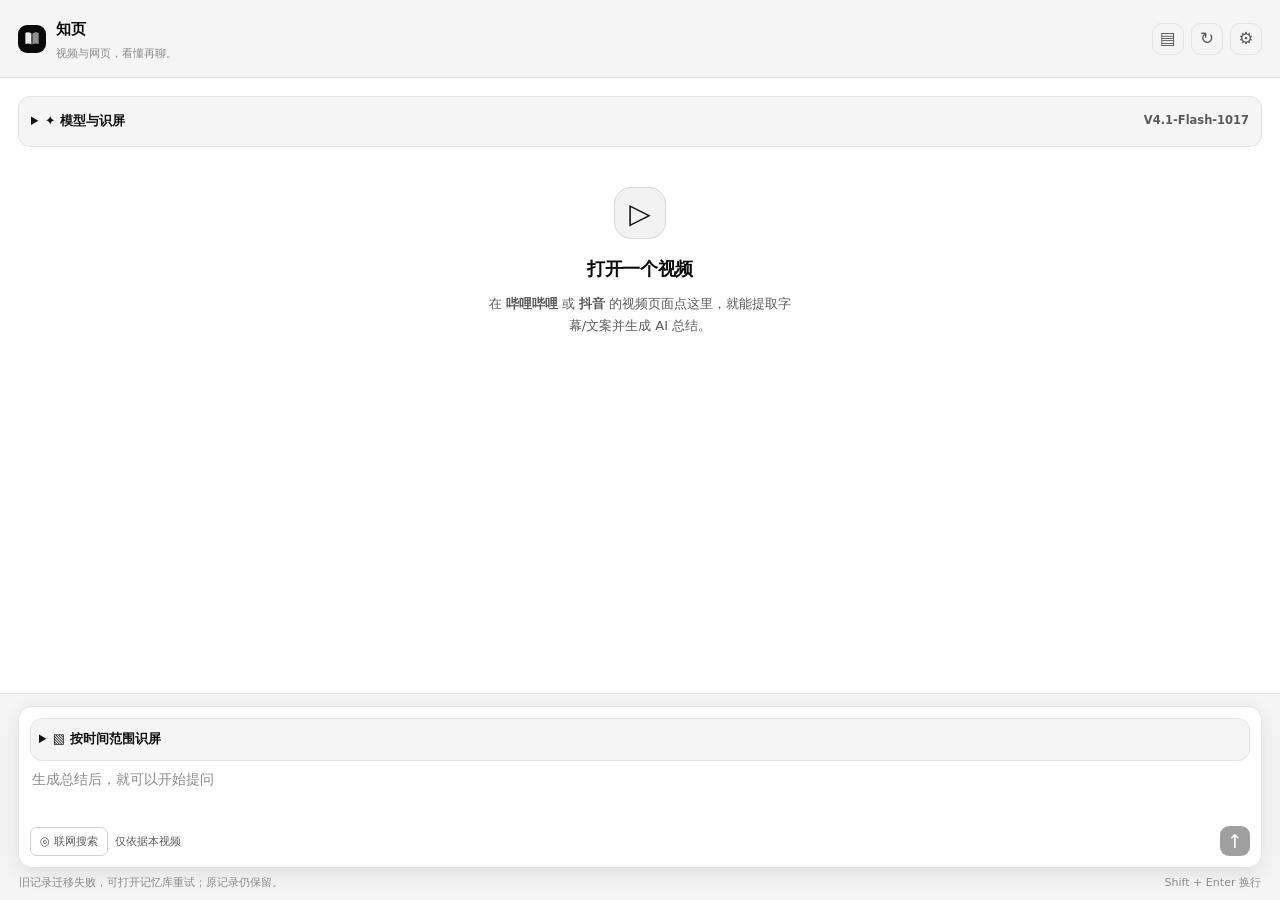
<file: panel/panel.html>
<!doctype html>
<html lang="zh-CN">
  <head>
    <meta charset="utf-8" />
    <meta name="viewport" content="width=device-width, initial-scale=1" />
    <title>知页 · 视频阅读</title>
    <link rel="stylesheet" href="panel.css" />
    <link rel="stylesheet" href="studio.css" />
    <link rel="stylesheet" href="typography.css" />
    <script src="theme.js"></script>
    <script src="ui-prefs.js"></script>
  </head>
  <body>
    <header class="topbar">
      <div class="brand">
        <span class="brand-symbol" aria-hidden="true">
          <svg viewBox="0 0 24 24" width="20" height="20" fill="none" aria-hidden="true">
            <path d="M4 4.6c2.6-1 4.9-.8 7 .4v13.4c-1.9-1.2-4.2-1.4-7-.4V4.6Z" fill="currentColor" opacity=".92"/>
            <path d="M20 4.6c-2.6-1-4.9-.8-7 .4v13.4c1.9-1.2 4.2-1.4 7-.4V4.6Z" fill="currentColor" opacity=".55"/>
            <path d="M12 5.4v13" stroke="var(--brand-paper)" stroke-width="1.2" opacity=".5"/>
          </svg>
        </span>
        <div><span>知页</span><small>视频与网页，看懂再聊。</small></div>
      </div>
      <div class="topbar-actions">
        <button id="btn-memory" class="icon-btn" title="查看和下载历史记忆" aria-label="查看和下载历史记忆">▤</button>
        <button id="btn-refresh" class="icon-btn" title="重新读取当前页面" aria-label="重新读取当前页面">↻</button>
        <button id="btn-options" class="icon-btn" title="设置" aria-label="设置">⚙</button>
      </div>
    </header>

    <section id="archive-banner" class="archive-banner hidden"><button id="btn-archive-back" type="button">‹ 记忆列表</button><strong id="archive-title"></strong><small>接续所选记录 · 原始字幕未随记忆保存</small></section><section id="memory-layer" class="memory-layer hidden" aria-label="侧边栏记忆库"><iframe id="memory-frame" title="侧边栏记忆库"></iframe></section><div id="bg-warning" class="bg-warning hidden" role="alert">
      <div class="bg-warning-text">
        <strong>追问会一直卡住：扩展后台还在跑旧版本</strong>
        <span>更新扩展文件后需要重新加载一次，否则面板是新版、后台仍是旧版，追问会一直没响应。点右侧按钮重新加载（面板会关闭；重新打开后若提示读取失败，在视频页按一次 F5 即可），总结和对话会保留。</span>
      </div>
      <button id="btn-reload-ext" type="button">重新加载扩展</button>
    </div>

    <main id="summary-main"><details class="ai-controls"><summary>✦ 模型与识屏 <small>V4.1-Flash-1017</small></summary><div class="ai-grid"><label>联网后的思考档<select id="webMode"><option value="fast">快速 · 推荐</option><option value="deep">深入 · 使用思考设置</option></select></label><label>思考强度<select id="reasoningEffort"><option value="none">关闭 · 直接回答</option><option value="low">低 · 快速思考</option><option value="high">高 · 深入思考</option><option value="max">最高 · 复杂分析</option></select></label>
<label>素材上下文<select id="contextChars"><option value="16000">约 1.6 万字</option><option value="32000">约 3.2 万字</option><option value="64000">约 6.4 万字</option><option value="128000">约 12.8 万字</option></select></label>
<label>历史对话<select id="historyTurns"><option value="0">不带历史</option><option value="4">最近 4 轮</option><option value="8">最近 8 轮</option><option value="20">最近 20 轮</option></select></label>
<label>单次输出额度<select id="maxTokens"><option value="8192">8K token</option><option value="16384">16K token · 推荐</option><option value="32768">32K token</option><option value="65536">64K token</option></select></label></div><p class="hint">自动保存。快速联网关闭思考、最多 8K 输出且不自动续写；深入联网使用下方设置。思考强度仅对官方 DeepSeek 接口生效。上下文按文字字符限制，图片另计；高强度会增加等待与用量。</p><p id="ai-save-status" role="status"></p></details>
      <!-- 空状态 -->
      <section id="view-empty" class="view">
        <div class="empty">
          <div class="empty-art">▷</div><p class="empty-title">打开一个视频</p>
          <p class="empty-sub">
            在 <b>哔哩哔哩</b> 或 <b>抖音</b> 的视频页面点这里，就能提取字幕/文案并生成 AI 总结。
          </p>
        </div>
      </section>

      <!-- 视频信息 -->
      <section id="view-video" class="view hidden">
        <div class="card video-card">
          <img id="cover" class="cover" alt="" />
          <div class="video-meta">
            <h1 id="v-title" class="v-title"></h1>
            <p id="v-author" class="v-author"></p>
            <p id="v-stats" class="v-stats"></p>
            <div id="v-badges" class="badges"></div>
            <button
              id="btn-copy-data"
              class="mini"
              title="复制采集到的原始数据（JSON）。可粘贴给 WorkBuddy，用 Skill 重新生成总结，或存成文件后运行 python summarize.py --json 文件"
            >
              ⧉ 复制数据
            </button>
          </div>
        </div>

        <div id="notes" class="notes hidden"></div>

        <div class="control-row">
          <div class="seg" id="style-seg">
            <button data-style="brief">精简</button>
            <button data-style="standard" class="active">标准</button>
            <button data-style="detailed">精读</button>
          </div>
          <button id="btn-generate" class="primary">生成总结</button>
        </div>

        <div id="status" class="status hidden"></div>
      </section>

      <!-- 结果 -->
      <section id="view-result" class="view hidden">
        <div class="result-head">
          <span class="result-label">AI 总结</span>
          <div class="result-actions">
            <button id="btn-chat-clear" class="ghost" title="清空追问，保留视频总结">新对话</button>
            <button id="btn-copy" class="ghost">复制</button>
            <button id="btn-export" class="ghost">导出 .md</button>
            <button id="btn-stop" class="ghost danger hidden">停止</button>
          </div>
        </div>
        <article id="output" class="markdown"></article>
        <button id="btn-summary-continue" class="continue-answer hidden" type="button">继续补完总结</button>
      <div id="chat-placeholder" class="chat-placeholder">
        <p>有疑问，可以接着问。</p>
        <div id="chat-suggestions" class="suggestions">
          <button type="button" data-question="请用更通俗的语言解释视频里的核心观点。">讲得更通俗</button>
          <button type="button" data-question="请把视频中可执行的建议整理成行动清单。">整理行动清单</button>
          <button type="button" data-question="视频中哪些结论的依据不足，需要进一步核实？">有哪些疑点</button>
        </div>
      </div>
      <div id="chat-messages" class="chat-messages" role="log" aria-label="对话记录"></div>

      </section>
      <div id="error" class="error hidden" role="alert"></div>
    </main>

    <section id="chat-section" class="chat-section" aria-label="提问输入框">
      <form id="chat-form" class="composer">
        <label for="chat-input" class="sr-only">向视频 AI 提问</label>
        <details class="vision-controls"><summary>▧ 按时间范围识屏</summary><label><input id="vision-enabled" type="checkbox"> 发送问题时附带区间画面</label><div class="ai-grid"><label>开始时间<input id="vision-start" placeholder="03:00" value="00:00"></label><label>结束时间<input id="vision-end" placeholder="03:30" value="00:30"></label><label>采样数量<select id="vision-count"><option value="3">3 帧</option><option value="6" selected>6 帧</option><option value="8">8 帧</option></select></label></div><p class="hint">会临时跳转播放器采样，完成后恢复播放位置。保持视频页在前台、画面完整可见；截图仅发送至所配置的模型接口，不保存原图。抽样可能漏掉短暂画面。</p></details><label id="search-settings" class="search-settings hidden">本次搜索词（可改）<input id="search-query" type="text" maxlength="350" placeholder="留空由 AI 结合本次问题和视频生成搜索词"><small>每次发送后清空；可填写关键词指定搜索方向。</small></label><textarea id="chat-input" rows="2" maxlength="4000" placeholder="生成总结后，就可以开始提问" disabled></textarea>
        <div class="composer-actions">
          <button id="btn-web" class="web-toggle" type="button" aria-pressed="false" title="开启后结合网页搜索回答">◎ 联网搜索</button>
          <span id="chat-scope">仅依据本视频</span>
          <button id="btn-send" class="send-btn" type="submit" aria-label="发送问题" title="发送 · Enter" disabled>↑</button>
          <button id="btn-chat-stop" class="send-btn stop hidden" type="button" aria-label="停止回答" title="停止回答">■</button>
        </div>
      </form>
      <div class="composer-foot"><span id="chat-status" role="status" aria-live="polite"></span><span>Shift + Enter 换行</span></div>
    </section>
    <script type="module" src="panel.js"></script>
  </body>
</html>
</file>
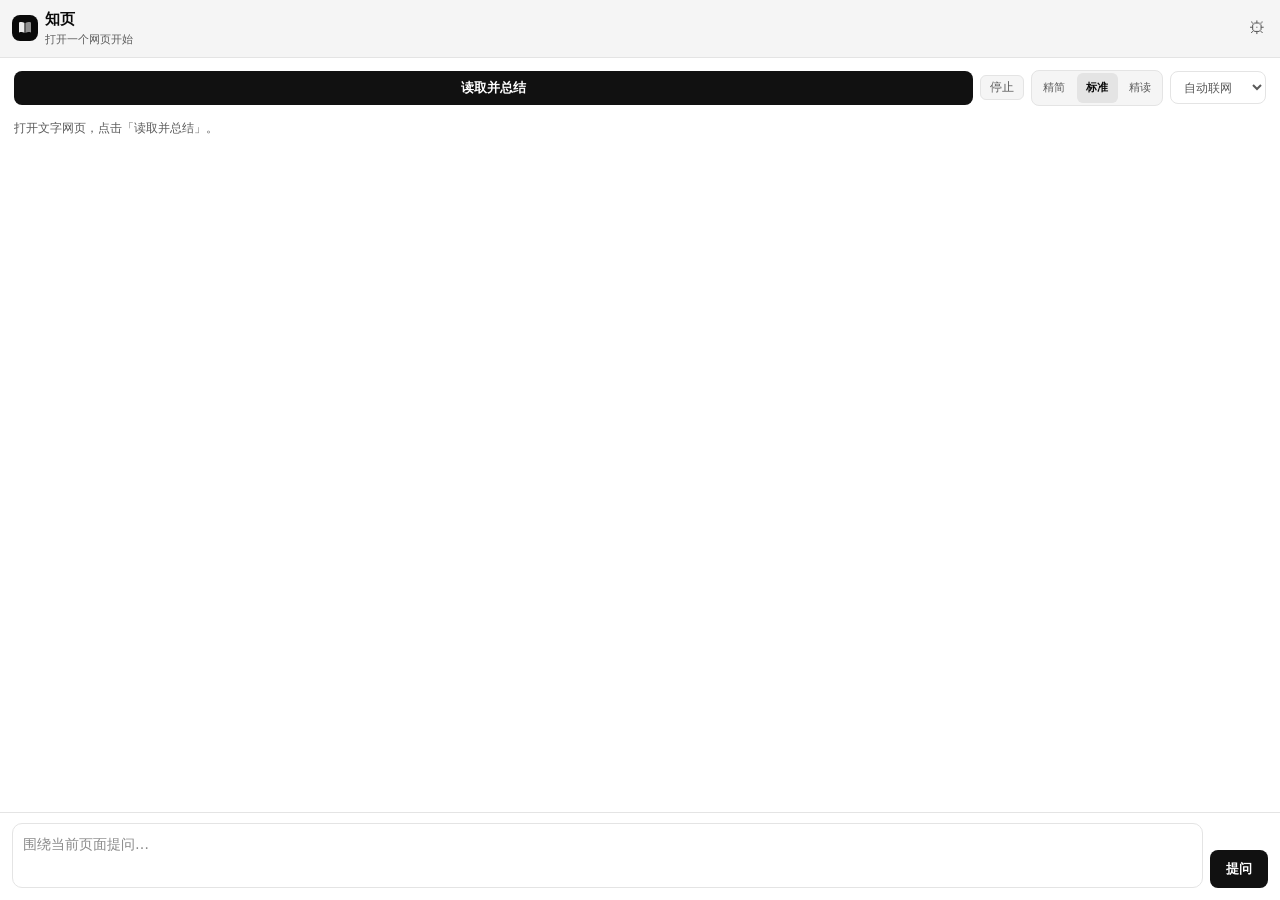
<file: reader/panel/panel.html>
<!doctype html>
<html lang="zh-CN">
<head>
<meta charset="utf-8">
<meta name="viewport" content="width=device-width,initial-scale=1">
<title>知页 · 网页阅读</title>
<link rel="stylesheet" href="../../panel/panel.css">
<link rel="stylesheet" href="panel.css">
<link rel="stylesheet" href="../../panel/typography.css">
<script src="../../panel/theme.js"></script>
<script src="../../panel/ui-prefs.js"></script>
</head>
<body>
<header class="topbar">
  <div class="brand">
    <span class="brand-symbol" aria-hidden="true">
      <svg viewBox="0 0 24 24" width="18" height="18" fill="none" aria-hidden="true">
        <path d="M4 4.6c2.6-1 4.9-.8 7 .4v13.4c-1.9-1.2-4.2-1.4-7-.4V4.6Z" fill="currentColor" opacity=".92"/>
        <path d="M20 4.6c-2.6-1-4.9-.8-7 .4v13.4c1.9-1.2 4.2-1.4 7-.4V4.6Z" fill="currentColor" opacity=".55"/>
        <path d="M12 5.4v13" stroke="var(--brand-paper)" stroke-width="1.2" opacity=".5"/>
      </svg>
    </span>
    <span>知页<small id="site">打开一个网页开始</small></span>
  </div>
  <button id="settings" class="icon-btn" title="设置" aria-label="设置">⚙</button>
</header>
<main>
  <section id="page-card" class="card video-card page-card" aria-label="当前页面">
    <div id="p-mark" class="page-mark" aria-hidden="true">网</div>
    <div class="video-meta">
      <h1 id="p-title" class="v-title"></h1>
      <p id="p-sub" class="v-author"></p>
      <p id="p-stats" class="v-stats"></p>
      <div id="p-badges" class="badges"></div>
    </div>
  </section>
  <section class="toolbar">
    <button id="summarize" class="primary">读取并总结</button>
    <button id="stop" class="ghost" disabled>停止</button>
    <div id="style-seg" class="seg" role="group" aria-label="总结详细程度">
      <button type="button" data-style="brief">精简</button>
      <button type="button" data-style="standard" class="active">标准</button>
      <button type="button" data-style="detailed">精读</button>
    </div>
    <select id="mode" aria-label="联网模式">
      <option value="auto">自动联网</option>
      <option value="page">仅页面</option>
      <option value="web">强制联网</option>
    </select>
  </section>
  <div id="status" role="status">打开文字网页，点击「读取并总结」。</div>
  <div id="meta"></div>
  <div id="reader-actions" class="result-head reader-actions">
    <span class="result-label">本页对话</span>
    <span class="result-actions">
      <button id="btn-copy" class="ghost" type="button">复制</button>
      <button id="btn-export" class="ghost" type="button">导出 .md</button>
    </span>
  </div>
  <div id="conversation" aria-live="polite"></div>
</main>
<form id="ask">
  <textarea id="question" rows="2" placeholder="围绕当前页面提问…" aria-label="你的问题"></textarea>
  <button class="primary">提问</button>
</form>
<script type="module" src="panel.js"></script>
</body>
</html>
</file>
<file: memory/memory.css>
:root{color-scheme:light;--bg:#ffffff;--card:#ffffff;--border:#e4e4e4;--text:#0a0a0a;--muted:#5a5a5a;--accent:#111111;--accent-soft:rgba(0,0,0,.05);--accent-ink:#ffffff;--bg-soft:#f5f5f5;--warn:#6b5a2e;--danger:#b42318}html[data-theme="dark"]{color-scheme:dark;--bg:#0c0c0c;--card:#1a1a1a;--border:#2b2b2b;--text:#f2f2f2;--muted:#a6a6a6;--accent:#f2f2f2;--accent-soft:rgba(255,255,255,.07);--accent-ink:#0a0a0a;--bg-soft:#161616;--warn:#d6c08a;--danger:#f59387}*{box-sizing:border-box}body{margin:0;background:var(--bg);color:var(--text);font:14px/1.8 "HarmonyOS Sans SC","HarmonyOS Sans","Segoe UI","Microsoft YaHei UI",system-ui,sans-serif}header{display:flex;justify-content:space-between;align-items:center;gap:24px;padding:32px 36px 18px}h1,h2,p{margin:0}h1{font-size:28px;letter-spacing:1px}header p,.privacy,#stats{color:var(--muted)}.eyebrow{color:var(--accent);font-size:11px;letter-spacing:1px}.actions{display:flex;gap:8px;flex-wrap:wrap}.actions button.danger{color:var(--danger);border-color:var(--danger)}.actions button.danger:hover{background:var(--danger);color:var(--bg)}button{font:inherit;color:var(--text);background:var(--bg-soft);border:1px solid var(--border);border-radius:9px;padding:8px 12px;cursor:pointer}button:hover{border-color:var(--accent)}button:disabled{opacity:.4;cursor:default}.primary{background:var(--accent);color:var(--accent-ink)}.privacy{padding:0 36px 16px;font-size:12px}#notice{padding:0 36px;color:var(--warn)}.workspace{display:grid;grid-template-columns:310px minmax(0,1fr);min-height:70vh;border-top:1px solid var(--border)}aside{padding:22px;border-right:1px solid var(--border)}label{font-size:12px;color:var(--muted)}input{font:inherit;width:100%;background:var(--bg-soft);color:var(--text);padding:10px;border:1px solid var(--border);border-radius:9px;margin:6px 0 10px}#stats{font-size:12px;margin-bottom:16px}#records{display:grid;gap:10px}.record{display:block;text-align:left;padding:12px 14px;width:100%;overflow-wrap:anywhere;background:var(--card)}.record.active{border-color:var(--accent);background:var(--accent-soft)}.record strong{display:block;font-size:13px}.record small{display:block;color:var(--muted);font-size:11px}.record p{font-size:12px;color:var(--muted);display:-webkit-box;-webkit-line-clamp:2;-webkit-box-orient:vertical;overflow:hidden;margin:5px 0}main{padding:28px 34px;min-width:0}#empty{padding:90px 10px;text-align:center;color:var(--muted)}#empty span{font-size:48px;color:var(--accent)}.detail-head{display:flex;justify-content:space-between;gap:16px;align-items:start;padding-bottom:22px;border-bottom:1px solid var(--border)}h2{font-size:22px;overflow-wrap:anywhere}a{color:var(--accent);overflow-wrap:anywhere}#record-body{max-width:1100px;overflow-wrap:anywhere}.section-title{color:var(--accent);font-size:16px;margin:26px 0 12px}.turn{padding:16px 0;border-top:1px solid var(--border)}.question{background:var(--accent-soft);padding:12px 16px;border-radius:10px;margin-bottom:12px;white-space:pre-wrap}.answer{padding:0 8px}.answer p{margin:10px 0}.answer h1,.answer h2,.answer h3{font-size:17px;margin:16px 0 8px}.answer ul{padding-left:22px}.answer code,.ts{background:var(--bg-soft);color:var(--accent);border:0;border-radius:4px;padding:1px 5px;font-size:12px}.answer pre{overflow:auto}.turn-note{font-size:12px;color:var(--muted);margin-top:8px}.source{display:block;font-size:12px}button:focus-visible,input:focus-visible,a:focus-visible{outline:2px solid var(--accent);outline-offset:3px}@media(max-width:800px){header{display:block;padding:22px}header .actions{margin-top:16px}.privacy,#notice{padding-left:22px;padding-right:22px}.workspace{grid-template-columns:1fr}aside{border-right:0;border-bottom:1px solid var(--border)}#records{max-height:300px;overflow:auto}main{padding:22px}.detail-head{display:block}.detail-head .actions{margin-top:16px}}

.sidebar-mode header{padding:14px 16px;display:block}.sidebar-mode header h1{font-size:19px}.sidebar-mode header p:not(.eyebrow){font-size:11px}.sidebar-mode .eyebrow{display:none}.sidebar-mode header .actions{margin-top:10px;gap:5px}.sidebar-mode .actions button{font-size:10px;padding:5px 7px}.sidebar-mode .privacy{padding:0 16px 10px;font-size:10px}.sidebar-mode #notice{padding:0 16px}.sidebar-mode .workspace{display:block;min-height:0}.sidebar-mode aside{padding:14px 16px;border:0}.sidebar-mode .workspace main{display:none}.sidebar-mode #records{max-height:none;overflow:visible}.sidebar-mode #memory-return-video{font-size:11px;padding:5px 9px;margin-bottom:10px}.sidebar-mode #thread-host{position:fixed;inset:0;background:var(--bg);z-index:20}.sidebar-mode #thread-host iframe{height:100%;width:100%;border:0;display:block}.sidebar-mode #thread-host iframe[hidden],#thread-host[hidden]{display:none}.thread-open{overflow:hidden}


/* ---------- 视频 / 网页 切换 ---------- */
.tabs {
  display: flex;
  gap: 6px;
  margin: 14px 0 0;
  padding: 0 36px;
}

.tab {
  font: inherit;
  font-size: 13px;
  font-weight: 500;
  color: var(--muted);
  background: var(--card, #fff);
  border: 1px solid var(--border, #e4e4e4);
  border-radius: 999px;
  padding: 5px 16px;
  cursor: pointer;
}

.tab:hover { color: var(--text); }

.tab.active {
  color: var(--bg, #fff);
  background: var(--text, #0a0a0a);
  border-color: var(--text, #0a0a0a);
  font-weight: 600;
}

@media (max-width: 800px) {
  .tabs { padding: 0 22px; }
}

.cloud-line {
  margin: 0;
  padding: 8px 36px 0;
  font-size: calc(var(--fs-base, 14px) * 0.82);
  color: var(--muted);
}
.cloud-line.err { color: var(--danger, #b42318); }
.cloud-line.ok { color: var(--text); }
@media (max-width: 800px) {
  .cloud-line { padding: 8px 22px 0; }
}
</file>
<file: options/options.css>
:root {
  color-scheme: light;
  --bg: #ffffff;
  --bg-elev: #ffffff;
  --bg-soft: #f5f5f5;
  --border: #e4e4e4;
  --text: #0a0a0a;
  --text-dim: #5a5a5a;
  --text-faint: #8a8a8a;
  --accent: #111111;
  --accent-soft: rgba(0, 0, 0, 0.05);
  --accent-ink: #ffffff;
  --danger: #b42318;
  --ok: #3f3f3f;
  --warn: #6b5a2e;
}

html[data-theme="dark"] {
  color-scheme: dark;
  --bg: #0c0c0c;
  --bg-elev: #1a1a1a;
  --bg-soft: #161616;
  --border: #2b2b2b;
  --text: #f2f2f2;
  --text-dim: #a6a6a6;
  --text-faint: #7d7d7d;
  --accent: #f2f2f2;
  --accent-soft: rgba(255, 255, 255, 0.07);
  --accent-ink: #0a0a0a;
  --danger: #f59387;
  --ok: #d0d0d0;
  --warn: #d6c08a;
}

* {
  box-sizing: border-box;
}

body {
  margin: 0;
  background: var(--bg);
  color: var(--text);
  font: 14px/1.65 -apple-system, BlinkMacSystemFont, "Segoe UI", "PingFang SC",
    "Microsoft YaHei", sans-serif;
}

.wrap {
  max-width: 720px;
  margin: 0 auto;
  padding: 32px 20px 64px;
}

h1 {
  font-size: 21px;
  margin: 0 0 8px;
  letter-spacing: 0.2px;
}

.lead {
  color: var(--text-dim);
  font-size: 13px;
  margin: 0 0 24px;
}

code {
  background: var(--bg-soft);
  border: 1px solid var(--border);
  border-radius: 4px;
  padding: 1px 5px;
  font-size: 12px;
  font-family: ui-monospace, SFMono-Regular, Consolas, monospace;
}

.card {
  background: var(--bg-elev);
  border: 1px solid var(--border);
  border-radius: 14px;
  padding: 18px 20px;
  margin-bottom: 16px;
}

.card.muted {
  background: var(--bg-soft);
}

.card h2 {
  font-size: 13px;
  margin: 0 0 16px;
  color: var(--accent);
  letter-spacing: 0.6px;
  text-transform: uppercase;
}

.field {
  display: block;
  margin-bottom: 20px;
}

.field:last-child {
  margin-bottom: 0;
}

.label {
  display: block;
  font-weight: 600;
  font-size: 13px;
  margin-bottom: 3px;
}

.hint {
  display: block;
  color: var(--text-faint);
  font-size: 12px;
  line-height: 1.6;
  margin-bottom: 7px;
}

.hint a {
  color: var(--accent);
}

input[type="text"],
input[type="url"],
input[type="email"],
input[type="password"],
select,
textarea {
  width: 100%;
  background: var(--bg);
  border: 1px solid var(--border);
  color: var(--text);
  border-radius: 8px;
  padding: 8px 11px;
  font-size: 13px;
  font-family: inherit;
  outline: none;
  transition: border-color 0.15s;
}

input[type="text"]:focus,
input[type="url"]:focus,
input[type="email"]:focus,
input[type="password"]:focus,
select:focus,
textarea:focus {
  border-color: var(--accent);
  box-shadow: 0 0 0 3px var(--accent-soft);
}

textarea {
  resize: vertical;
}

.input-row {
  display: flex;
  gap: 8px;
  align-items: center;
}

.input-row input {
  flex: 1;
}

input[type="range"] {
  flex: 1;
  accent-color: var(--accent);
}

.output {
  font-size: 12.5px;
  color: var(--accent);
  font-weight: 600;
  min-width: 30px;
  text-align: right;
  font-variant-numeric: tabular-nums;
}

button {
  font-family: inherit;
  cursor: pointer;
  border-radius: 8px;
  font-size: 13px;
  transition: all 0.15s;
}

button.primary {
  background: var(--accent);
  color: var(--accent-ink);
  border: 0;
  padding: 9px 22px;
  font-weight: 600;
}

button.primary:hover {
  filter: brightness(1.06);
}

button.ghost {
  background: var(--bg-soft);
  border: 1px solid var(--border);
  color: var(--text-dim);
  padding: 7px 14px;
  white-space: nowrap;
}

button.ghost:hover {
  color: var(--accent);
  border-color: var(--accent);
}

.row {
  display: flex;
  align-items: center;
  gap: 12px;
}

.actions {
  display: flex;
  align-items: center;
  gap: 14px;
  margin: 24px 0 28px;
}

.test-result,
.save-result {
  font-size: 12.5px;
}

.test-result.ok,
.save-result.ok {
  color: var(--ok);
}

.test-result.err,
.save-result.err {
  color: var(--danger);
  overflow-wrap: anywhere;
}

.card ul {
  margin: 0;
  padding-left: 18px;
  color: var(--text-dim);
  font-size: 13px;
}

.card li {
  margin-bottom: 9px;
}

.card li:last-child {
  margin-bottom: 0;
}

.card li b {
  color: var(--text);
}

.inline-field {
  display: flex;
  align-items: center;
  gap: 8px;
}
.inline-field input { flex: 1 1 auto; min-width: 0; }
.inline-field button { flex: 0 0 auto; }
.inline-field .save-result { flex: 1 1 100%; }
.checkbox-field {
  display: flex;
  align-items: center;
  gap: 9px;
  font-size: calc(var(--fs-base, 14px) * 0.93);
  color: var(--text);
  cursor: pointer;
}
.checkbox-field input { width: 16px; height: 16px; margin: 0; accent-color: var(--text); }

#persona-count.over {
  color: var(--danger);
  font-weight: 600;
}
</file>
<file: panel/panel.css>
/* 知页 · 统一主题 token。黑白灰单一色系；只有错误保留红色。 */
:root {
  color-scheme: light;
  --bg: #ffffff;
  --bg-soft: #f5f5f5;
  --bg-elev: #ffffff;
  --border: #e4e4e4;
  --text: #0a0a0a;
  --text-dim: #5a5a5a;
  --text-faint: #8a8a8a;
  --accent: #111111;
  --accent-soft: rgba(0, 0, 0, 0.05);
  --accent-ink: #ffffff;
  --danger: #b42318;
  --ok: #3f3f3f;
  --warn: #6b5a2e;
  --radius: 10px;
  --shadow: 0 1px 2px rgba(0, 0, 0, 0.04), 0 1px 3px rgba(0, 0, 0, 0.06);
  --brand-deep: #0a0a0a;
  --brand-paper: #ffffff;
}

html[data-theme="dark"] {
  color-scheme: dark;
  --bg: #0c0c0c;
  --bg-soft: #161616;
  --bg-elev: #1a1a1a;
  --border: #2b2b2b;
  --text: #f2f2f2;
  --text-dim: #a6a6a6;
  --text-faint: #7d7d7d;
  --accent: #f2f2f2;
  --accent-soft: rgba(255, 255, 255, 0.07);
  --accent-ink: #0a0a0a;
  --danger: #f59387;
  --ok: #d0d0d0;
  --warn: #d6c08a;
  --shadow: none;
  --brand-deep: #f2f2f2;
  --brand-paper: #0c0c0c;
}

* {
  box-sizing: border-box;
}

html,
body {
  margin: 0;
  height: 100%;
}

body {
  background: var(--bg);
  color: var(--text);
  font: 14px/1.65 -apple-system, BlinkMacSystemFont, "Segoe UI",
    "Microsoft YaHei UI", "Microsoft YaHei", "PingFang SC", "Hiragino Sans GB",
    system-ui, sans-serif;
  -webkit-font-smoothing: antialiased;
  display: flex;
  flex-direction: column;
}

.hidden {
  display: none !important;
}

/* ---------- 顶栏 ---------- */
.topbar {
  display: flex;
  align-items: center;
  justify-content: space-between;
  padding: 10px 12px;
  border-bottom: 1px solid var(--border);
  background: var(--bg-soft);
  position: sticky;
  top: 0;
  z-index: 10;
}

.brand {
  display: flex;
  align-items: center;
  gap: 7px;
  font-weight: 600;
  font-size: 13px;
  letter-spacing: 0.2px;
}

.brand-symbol {
  display: inline-flex;
  align-items: center;
  justify-content: center;
  width: 26px;
  height: 26px;
  flex-shrink: 0;
  border-radius: 8px;
  background: var(--brand-deep);
  color: var(--brand-paper);
}

.brand-symbol svg {
  display: block;
}

.brand > div {
  display: flex;
  flex-direction: column;
  gap: 1px;
  min-width: 0;
}

.brand small {
  display: block;
  font-weight: 400;
  font-size: 10px;
  letter-spacing: 0;
  color: var(--text-faint);
  white-space: nowrap;
  overflow: hidden;
  text-overflow: ellipsis;
}

.brand .dot {
  width: 8px;
  height: 8px;
  border-radius: 50%;
  background: var(--accent);
  box-shadow: 0 0 0 3px var(--accent-soft);
}

.topbar-actions {
  display: flex;
  gap: 4px;
}

.icon-btn {
  border: 1px solid transparent;
  background: transparent;
  color: var(--text-dim);
  width: 26px;
  height: 26px;
  border-radius: 7px;
  cursor: pointer;
  font-size: 14px;
  line-height: 1;
  display: grid;
  place-items: center;
  transition: all 0.15s;
}

.icon-btn:hover {
  background: var(--accent-soft);
  color: var(--accent);
}

/* ---------- 主体 ---------- */
main {
  flex: 1;
  overflow-y: auto;
  padding: 12px;
}

.view {
  display: flex;
  flex-direction: column;
  gap: 12px;
}

.empty {
  margin-top: 48px;
  text-align: center;
  padding: 0 16px;
}

.empty-title {
  font-size: 15px;
  font-weight: 600;
  margin: 0 0 8px;
}

.empty-sub {
  color: var(--text-dim);
  margin: 0;
  font-size: 12.5px;
  line-height: 1.8;
}

/* ---------- 视频卡片 ---------- */
.card {
  background: var(--bg-elev);
  border: 1px solid var(--border);
  border-radius: var(--radius);
  box-shadow: var(--shadow);
}

.video-card {
  display: flex;
  gap: 10px;
  padding: 10px;
}

.cover {
  width: 88px;
  height: 56px;
  object-fit: cover;
  border-radius: 6px;
  background: var(--bg-soft);
  flex-shrink: 0;
}

.cover[src=""] {
  display: none;
}

.video-meta {
  min-width: 0;
  flex: 1;
}

.v-title {
  font-size: 13px;
  font-weight: 600;
  line-height: 1.45;
  margin: 0 0 4px;
  display: -webkit-box;
  -webkit-line-clamp: 3;
  -webkit-box-orient: vertical;
  overflow: hidden;
}

.v-author,
.v-stats {
  margin: 0;
  font-size: 11.5px;
  color: var(--text-dim);
  overflow: hidden;
  text-overflow: ellipsis;
  white-space: nowrap;
}

.v-stats {
  margin-top: 2px;
  color: var(--text-faint);
}

.badges {
  display: flex;
  flex-wrap: wrap;
  gap: 4px;
  margin-top: 6px;
}

.badge {
  font-size: 10.5px;
  padding: 1px 6px;
  border-radius: 20px;
  border: 1px solid var(--border);
  color: var(--text-dim);
  background: var(--bg-soft);
  white-space: nowrap;
}

.badge.on {
  color: var(--ok);
  border-color: color-mix(in srgb, var(--ok) 40%, transparent);
  background: color-mix(in srgb, var(--ok) 10%, transparent);
}

.badge.off {
  color: var(--text-faint);
}

/* 字幕来自可能被风控降级的无签名接口 */
.badge.warn {
  color: var(--warn);
  border-color: color-mix(in srgb, var(--warn) 40%, transparent);
  background: color-mix(in srgb, var(--warn) 12%, transparent);
}

button.mini {
  margin-top: 7px;
  border: 1px solid var(--border);
  background: transparent;
  color: var(--text-faint);
  font-size: 10.5px;
  padding: 2px 7px;
  border-radius: 5px;
  cursor: pointer;
  font-family: inherit;
  transition: all 0.15s;
}

button.mini:hover {
  color: var(--accent);
  border-color: var(--accent);
  background: var(--accent-soft);
}

/* ---------- 提示 ---------- */
.notes {
  border-radius: var(--radius);
  border: 1px solid color-mix(in srgb, var(--warn) 35%, var(--border));
  background: color-mix(in srgb, var(--warn) 8%, transparent);
  padding: 8px 10px;
  font-size: 11.5px;
  color: var(--text-dim);
  line-height: 1.7;
}

.notes p {
  margin: 0 0 4px;
}

.notes p:last-child {
  margin-bottom: 0;
}

/* ---------- 控制区 ---------- */
.control-row {
  display: flex;
  gap: 8px;
  align-items: center;
}

.seg {
  display: flex;
  background: var(--bg-soft);
  border: 1px solid var(--border);
  border-radius: 8px;
  padding: 2px;
  gap: 2px;
}

.seg button {
  border: 0;
  background: transparent;
  color: var(--text-dim);
  font-size: 12px;
  padding: 4px 9px;
  border-radius: 6px;
  cursor: pointer;
  font-family: inherit;
  transition: all 0.15s;
}

.seg button.active {
  background: var(--border);
  color: var(--text);
  font-weight: 600;
  box-shadow: none;
}

button.primary {
  flex: 1;
  border: 0;
  border-radius: 8px;
  background: var(--accent);
  color: var(--accent-ink);
  font-size: 12.5px;
  font-weight: 600;
  padding: 8px 12px;
  cursor: pointer;
  font-family: inherit;
  transition: filter 0.15s;
}

button.primary:hover {
  filter: brightness(1.08);
}

button.primary:disabled {
  opacity: 0.5;
  cursor: not-allowed;
}

button.ghost {
  border: 1px solid var(--border);
  background: var(--bg-soft);
  color: var(--text-dim);
  font-size: 11.5px;
  padding: 3px 9px;
  border-radius: 6px;
  cursor: pointer;
  font-family: inherit;
  transition: all 0.15s;
}

button.ghost:hover {
  color: var(--accent);
  border-color: var(--accent);
}

button.ghost.danger:hover {
  color: var(--danger);
  border-color: var(--danger);
}

/* ---------- 状态 ---------- */
.status {
  font-size: 11.5px;
  color: var(--text-dim);
  display: flex;
  align-items: center;
  gap: 7px;
  padding: 7px 10px;
  background: var(--bg-soft);
  border-radius: 8px;
}

.spinner {
  width: 11px;
  height: 11px;
  border: 2px solid var(--border);
  border-top-color: var(--accent);
  border-radius: 50%;
  animation: spin 0.7s linear infinite;
  flex-shrink: 0;
}

@keyframes spin {
  to {
    transform: rotate(360deg);
  }
}

/* ---------- 结果 ---------- */
.result-head {
  display: flex;
  align-items: center;
  justify-content: space-between;
  gap: 8px;
}

.result-label {
  font-size: 12px;
  font-weight: 600;
  color: var(--text-dim);
  text-transform: uppercase;
  letter-spacing: 0.6px;
}

.result-actions {
  display: flex;
  gap: 5px;
}

.markdown {
  border: 1px solid var(--border);
  border-radius: var(--radius);
  background: var(--bg-elev);
  padding: 12px 13px;
  font-size: 12.8px;
  line-height: 1.78;
  overflow-wrap: anywhere;
}

.markdown h1,
.markdown h2,
.markdown h3,
.markdown h4,
.markdown h5,
.markdown h6 {
  font-size: 13px;
  margin: 16px 0 7px;
  padding-bottom: 5px;
  border-bottom: 1px solid var(--border);
  color: var(--text);
  font-weight: 600;
}

.markdown h1,
.markdown h2 {
  font-size: 13.5px;
}

.markdown h4,
.markdown h5,
.markdown h6 {
  font-size: 12.5px;
  border-bottom: 0;
  padding-bottom: 0;
  color: var(--text-dim);
}

.markdown > :first-child {
  margin-top: 0;
}

.markdown p {
  margin: 0 0 9px;
}

.markdown ul {
  margin: 0 0 9px;
  padding-left: 18px;
}

.markdown li {
  margin-bottom: 5px;
}

.markdown strong {
  color: var(--accent);
}

.markdown code {
  background: var(--bg-soft);
  border: 1px solid var(--border);
  border-radius: 4px;
  padding: 0 4px;
  font-size: 11.5px;
  font-family: ui-monospace, SFMono-Regular, Consolas, monospace;
}

.markdown blockquote {
  margin: 0 0 9px;
  padding: 7px 10px;
  border-left: 3px solid var(--accent);
  background: var(--bg-soft);
  border-radius: 0 6px 6px 0;
  color: var(--text-dim);
  font-size: 12px;
}

.ts {
  display: inline-block;
  font-size: 11px;
  font-family: ui-monospace, SFMono-Regular, Consolas, monospace;
  color: var(--accent);
  background: var(--accent-soft);
  border: 0;
  border-radius: 4px;
  padding: 0 5px;
  margin-right: 4px;
  cursor: pointer;
  line-height: 1.55;
}

.ts:hover {
  background: var(--accent);
  color: var(--accent-ink);
}

.cursor::after {
  content: "▌";
  color: var(--accent);
  animation: blink 1s step-end infinite;
}

@keyframes blink {
  50% {
    opacity: 0;
  }
}

.error {
  border-radius: var(--radius);
  border: 1px solid color-mix(in srgb, var(--danger) 40%, var(--border));
  background: color-mix(in srgb, var(--danger) 8%, transparent);
  color: var(--text);
  padding: 9px 11px;
  font-size: 12px;
  line-height: 1.7;
  overflow-wrap: anywhere;
}

.error a {
  color: var(--accent);
}
</file>
<file: panel/studio.css>
:root {
  --radius: 16px;
  --accent-line: #d8d8d8;
  --accent-ink: #ffffff;
  --accent-text: #111111;
  --border-strong: #d0d0d0;
  --danger-bg: #fdf3f2;
  --danger-bg-hover: #fbe6e3;
  --danger-line: #e8c2bd;
  --danger-text: #8f2b21;
  --shadow: 0 1px 2px rgba(0, 0, 0, 0.04), 0 1px 3px rgba(0, 0, 0, 0.06);
}

html[data-theme="dark"] {
  --accent-line: #3a3a3a;
  --accent-ink: #0a0a0a;
  --accent-text: #ededed;
  --border-strong: #3a3a3a;
  --danger-bg: #241514;
  --danger-bg-hover: #33201e;
  --danger-line: #6b4441;
  --danger-text: #f3c4bd;
  --shadow: none;
}
body { font-family:"HarmonyOS Sans SC","HarmonyOS Sans",-apple-system,"Segoe UI","Microsoft YaHei UI",system-ui,sans-serif; font-size:13px; background:var(--bg); }
button,textarea { font-family:inherit; }
button { transition:background .16s,color .16s,border-color .16s; }
button:focus-visible,textarea:focus-visible,a:focus-visible { outline:2px solid var(--accent); outline-offset:3px; }
button:disabled { cursor:not-allowed; opacity:.4; }
.topbar { flex-shrink:0; background:var(--bg-soft); padding:16px 18px; border-bottom:1px solid var(--border); }
.brand { gap:10px; font-size:15px; letter-spacing:.3px; }
.brand-symbol { display:grid; place-items:center; width:28px; height:28px; border:0; border-radius:9px; color:var(--brand-paper); background:var(--brand-deep); }
.brand small { display:block; color:var(--text-faint); font-size:10px; font-weight:400; margin-top:1px; letter-spacing:1px; }
.icon-btn { height:32px; width:32px; color:var(--text-dim); border:1px solid var(--border); border-radius:10px; font-size:18px; }
.topbar-actions { gap:7px; }
main { flex:1 1 0; min-height:0; padding:18px; scrollbar-width:thin; scrollbar-color:var(--border) transparent; }
.view { gap:13px; }
.video-card { border:1px solid var(--border); background:linear-gradient(130deg,var(--bg-elev),var(--bg-soft)); padding:13px; gap:12px; border-radius:16px; }
.cover { width:76px; height:64px; border-radius:9px; }
.v-title { font-size:14px; line-height:1.65; font-weight:600; margin-bottom:6px; }
.v-author,.v-stats { font-size:11px; }
.badges { gap:5px; margin-top:9px; }
.badge { font-size:10px; padding:2px 7px; white-space:normal; }
.mini { color:var(--text-dim) !important; }
.control-row { justify-content:space-between; flex-wrap:wrap; gap:8px; }
.seg { padding:3px; border-radius:11px; background:var(--bg-soft); }
.seg button { padding:6px 11px; border-radius:7px; font-size:12px; }
.seg button.active { background:var(--bg-soft); color:var(--accent-text); box-shadow:none; }
.primary { color:var(--accent-ink); background:var(--accent); border:1px solid transparent; border-radius:10px; padding:9px 17px; font-weight:650; }
.primary:hover { background:var(--accent-text); }
.notes { padding:9px 12px; border-radius:11px; }
.status { font-size:11px; padding:2px; }
#view-result { margin-top:20px; }
.result-head { border-bottom:1px solid var(--border); padding-bottom:10px; gap:8px; flex-wrap:wrap; }
.result-label { font-size:12px; font-weight:600; color:var(--accent-text); letter-spacing:1px; }
.ghost { border:1px solid var(--border); border-radius:7px; padding:4px 8px; color:var(--text-dim); background:transparent; font-size:11px; cursor:pointer; }
.ghost:hover { color:var(--text); background:var(--bg-elev); }
.result-actions { gap:5px; display:flex; }
.markdown { font-size:13px; line-height:1.95; overflow-wrap:anywhere; min-width:0; }
.markdown h1,.markdown h2,.markdown h3 { color:var(--text); line-height:1.6; font-size:14px; margin:18px 0 8px; }
.markdown p { margin:7px 0; }
.markdown ul,.markdown ol { padding-left:21px; }
.markdown li { margin:5px 0; }
.markdown a { color:var(--accent-text); text-underline-offset:3px; }
.markdown strong { color:var(--text); }
.markdown blockquote { margin:9px 0; padding:4px 10px; border-left:2px solid var(--accent-line); background:var(--accent-soft); }
.ts { border-radius:5px; color:var(--accent-text); }
.empty { margin:18px auto; padding:12px; max-width:330px; }
.empty-art { width:52px; height:52px; display:grid; place-items:center; margin:0 auto 14px; border-radius:17px; border:1px solid var(--accent-line); background:var(--accent-soft); color:var(--accent-text); font-size:28px; }
.empty-title { font-size:17px; }
.empty-sub { font-size:12px; }
.error { margin-top:12px; }
.chat-section { flex:0 0 auto; min-height:0; display:flex; flex-direction:column; padding:12px 18px 8px; border-top:1px solid var(--border); background:var(--bg-soft); }
.chat-placeholder { display:flex; flex-direction:column; gap:8px; padding:8px 0 2px; }
.chat-placeholder p { color:var(--text-faint); margin:4px 0; font-size:12px; }
.suggestions { display:flex; gap:6px; flex-wrap:wrap; }
.suggestions button { background:var(--bg-elev); color:var(--text-dim); border:1px solid var(--border); padding:6px 8px; border-radius:8px; font-size:11px; cursor:pointer; }
.suggestions button:hover { background:var(--bg-soft); color:var(--accent-text); border-color:var(--accent-line); }
.chat-messages { margin:10px 0 0; padding:0; overflow:visible; }
.chat-messages:empty { margin:0; }
.message { margin:0 0 14px; }
.message.user { background:var(--bg-soft); border:1px solid var(--border); border-radius:13px 13px 3px 13px; padding:9px 13px; margin-left:25px; white-space:pre-wrap; overflow-wrap:anywhere; }
.message.user p { margin:0; }
.message.assistant { padding:0 2px; }
.message-label { font-size:10px; color:var(--accent-text); margin:0 0 5px; letter-spacing:.6px; }
.message .markdown { font-size:12.5px; }
.message .markdown h3 { font-size:13px; }
.chat-error { color:var(--danger); background:var(--danger-bg); border-left:2px solid var(--danger-line); padding:7px 10px; font-size:12px; overflow-wrap:anywhere; }
.source-list { display:grid; grid-template-columns:repeat(2,minmax(0,1fr)); gap:6px; margin:10px 0; }
.source-card { display:flex; flex-direction:column; text-decoration:none; background:var(--bg-soft); border:1px solid var(--border); border-radius:9px; padding:8px; min-width:0; color:var(--text); }
.source-card span { font-size:10px; overflow:hidden; text-overflow:ellipsis; white-space:nowrap; }
.source-card small { color:var(--text-faint); font-size:9px; overflow:hidden; text-overflow:ellipsis; white-space:nowrap; margin-top:3px; }
.source-card:hover { border-color:var(--accent-line); }
.composer { background:var(--bg-elev); border:1px solid var(--border); border-radius:14px; flex-shrink:0; padding:11px; box-shadow:0 6px 20px rgba(15, 42, 32, 0.10); }
.composer:focus-within { border-color:var(--accent-line); box-shadow:0 0 0 2px var(--accent-soft); }
#chat-input { width:100%; display:block; resize:none; min-height:44px; max-height:130px; background:transparent; border:0; outline:none; color:var(--text); font-size:12px; line-height:1.7; font-family:inherit; padding:0 2px 5px; }
#chat-input::placeholder { color:var(--text-faint); font-size:12px; }
.composer-actions { display:flex; align-items:center; gap:7px; margin-top:7px; }
.web-toggle { border:1px solid var(--border-strong); background:transparent; color:var(--text-dim); padding:5px 8px; border-radius:7px; font-size:10px; white-space:nowrap; cursor:pointer; }
.web-toggle.active { color:var(--accent-text); background:var(--accent-soft); border-color:var(--accent-line); }
#chat-scope { font-size:9px; color:var(--text-dim); flex:1; }
.send-btn { width:30px; height:30px; border:0; border-radius:9px; background:var(--accent); color:var(--accent-ink); cursor:pointer; font-size:21px; flex-shrink:0; }
.send-btn.stop { font-size:12px; }
.composer-foot { display:flex; align-items:start; justify-content:space-between; gap:8px; font-size:9px; color:var(--text-faint); padding:7px 1px 0; min-height:22px; flex-shrink:0; }
.composer-foot span:first-child { overflow-wrap:anywhere; }
.composer-foot span:last-child { white-space:nowrap; margin-left:auto; }
.sr-only { position:absolute; width:1px; height:1px; padding:0; margin:-1px; overflow:hidden; clip:rect(0,0,0,0); white-space:nowrap; border:0; }
@media(max-width:350px) { .topbar {padding:12px;} main {padding:12px;} .chat-section {padding:12px 12px 8px;} .cover {width:58px;height:52px;} .seg button {padding:6px 8px;} .primary {padding:8px 12px;} #chat-scope {font-size:8px;} .suggestions button {padding:5px 6px;} }
@media(max-height:650px) { .chat-placeholder {gap:3px;padding:4px 0;} .composer-foot span:last-child {display:none;} }
@media(prefers-reduced-motion:reduce) { *,*::before,*::after {animation:none!important;transition:none!important;} }
/* ---------- 后台脚本未更新时的提示条 ---------- */
.bg-warning { flex-shrink:0; display:flex; align-items:center; gap:10px; margin:10px 18px 0; padding:9px 12px; border:1px solid var(--danger-line); border-left:3px solid var(--danger); border-radius:11px; background:var(--danger-bg); color:var(--danger-text); font-size:11px; line-height:1.65; }
.bg-warning strong { display:block; margin-bottom:2px; color:var(--danger); font-size:12px; }
.bg-warning .bg-warning-text { min-width:0; }
.bg-warning button { margin-left:auto; flex-shrink:0; border:1px solid var(--danger-line); background:var(--danger-bg); color:var(--danger-text); border-radius:8px; padding:6px 10px; font-size:11px; cursor:pointer; }
.bg-warning button:hover { background:var(--danger-bg-hover); border-color:var(--danger-line); }

.ai-controls,.vision-controls{padding:10px 12px;border:1px solid var(--border);border-radius:12px;background:var(--bg-soft);margin-bottom:10px;font-size:12px}.ai-controls summary,.vision-controls summary{cursor:pointer;color:var(--accent);padding:3px 0}.ai-controls small{float:right;color:var(--text-dim);font-size:10px}.ai-grid{display:grid;grid-template-columns:1fr 1fr;gap:10px;margin-top:10px}.ai-grid label{display:grid;gap:5px;color:var(--text-dim)}.ai-grid select,.ai-grid input{width:100%;min-width:0;box-sizing:border-box;background:var(--bg);color:var(--text);border:1px solid var(--border);border-radius:7px;padding:7px;font-size:12px}.ai-controls .hint,.vision-controls .hint{font-size:11px;line-height:1.6;color:var(--text-dim);margin:8px 0 0}.vision-controls{margin:0 0 7px;padding:6px 8px}.vision-controls[open]{max-height:250px;overflow:auto}.vision-controls>label{display:block;margin-top:8px}.continue-answer{margin:8px 0;border:1px solid var(--border);border-radius:8px;background:var(--bg-soft);color:var(--accent);padding:6px 10px;cursor:pointer}

.search-settings{display:grid;gap:5px;font-size:11px;color:var(--text-dim);margin:4px 0 8px}.search-settings input{box-sizing:border-box;width:100%;min-width:0;border:1px solid var(--border);border-radius:7px;background:var(--bg);color:var(--text);padding:7px;font-size:12px}.search-settings small{font-size:10px;color:var(--text-faint)}

.answer-progress{border:1px solid var(--border);border-radius:10px;background:var(--bg-soft);padding:8px 10px;margin-bottom:10px;font-size:11px;color:var(--text-dim)}.answer-progress summary{cursor:pointer;color:var(--accent)}.answer-progress ol{padding-left:19px;margin:8px 0 0;max-height:170px;overflow:auto}.answer-progress li{margin:4px 0;overflow-wrap:anywhere}.answer-progress p{margin:7px 0 0;font-size:10px}

.memory-layer{position:fixed;inset:74px 0 0;z-index:50;background:var(--bg)}.memory-layer iframe{display:block;width:100%;height:100%;border:0}.archive-banner{padding:10px 16px;border-bottom:1px solid var(--border);background:var(--bg-elev);flex-shrink:0}.archive-banner button{border:1px solid var(--border);border-radius:7px;padding:5px 9px;background:var(--bg-soft);color:var(--accent);font-size:11px}.archive-banner strong{display:block;white-space:nowrap;overflow:hidden;text-overflow:ellipsis;font-size:13px;margin-top:5px}.archive-banner small{display:block;font-size:10px;color:var(--text-dim)}.archive-mode .topbar,.archive-mode #btn-generate,.archive-mode #style-seg,.archive-mode #btn-copy-data,.archive-mode .vision-controls{display:none}.archive-mode .control-row{display:none}
.archive-mode #btn-chat-clear{display:none}
</file>
<file: panel/typography.css>
/* 知页 · 排版刻度
   黑白灰单一色系；字号由 --fs-base 一个变量驱动，全部用 calc 等比缩放，
   行高、正文粗细、标题粗细也开放成变量，设置页改完写进 :root 即可整体生效。
   字体优先 HarmonyOS Sans SC（HarmonyOS Sans 的西文/数字更整齐），再回落系统字体。
   最后加载，覆盖 panel.css 与 studio.css 的字号与颜色。 */

:root {
  --fs-base: 14px;      /* 正文字号，可选 13–17 */;
  --lh-base: 1.75;      /* 正文行高，可选 1.6 / 1.75 / 1.9 */;
  --fw-body: 400;       /* 正文粗细，可选 300 / 400 / 500 */;
  --fw-strong: 600;     /* 加粗行内文字 */;
  --fw-head: 650;       /* 标题与小节名 */;
}

body {
  font-family: "HarmonyOS Sans SC", "HarmonyOS Sans", -apple-system,
    BlinkMacSystemFont, "Segoe UI", "Microsoft YaHei UI", "PingFang SC",
    system-ui, sans-serif;
  font-size: var(--fs-base);
  line-height: var(--lh-base);
  font-weight: var(--fw-body);
  -webkit-font-smoothing: antialiased;
  text-rendering: optimizeLegibility;
}

/* 顶栏 */
.brand {
  font-size: calc(var(--fs-base) * 1.07);
  font-weight: 700;
  letter-spacing: -0.01em;
}
.brand small {
  font-size: calc(var(--fs-base) * 0.82);
  line-height: 1.4;
  letter-spacing: 0;
  margin-top: 2px;
  font-weight: 400;
}
.icon-btn {
  font-size: calc(var(--fs-base) * 1.2);
}

/* 视频信息卡 */
.v-title {
  font-size: calc(var(--fs-base) * 1.11);
  line-height: 1.55;
  font-weight: 650;
  letter-spacing: -0.01em;
  padding-right: 4px;
}
.v-author,
.v-stats {
  font-size: calc(var(--fs-base) * 0.86);
  line-height: 1.6;
}
.badge {
  font-size: calc(var(--fs-base) * 0.82);
  padding: 3px 8px;
}
.video-card {
  padding: 12px;
  gap: 12px;
}

/* 控件 */
.seg button {
  font-size: calc(var(--fs-base) * 0.93);
  padding: 7px 12px;
}
.primary {
  font-size: calc(var(--fs-base) * 0.96);
  font-weight: 650;
}
.status {
  font-size: calc(var(--fs-base) * 0.86);
  line-height: 1.6;
}
.result-label {
  font-size: calc(var(--fs-base) * 0.89);
  font-weight: var(--fw-head);
  letter-spacing: 0.02em;
  color: var(--text);
}
.ghost {
  font-size: calc(var(--fs-base) * 0.86);
  padding: 5px 9px;
}

/* ── 总结区：黑白卡片，没有彩色 ── */
#output {
  background: var(--bg-elev);
  border: 1px solid var(--border);
  border-radius: 13px;
  padding: 18px 16px 16px;
  box-shadow: var(--shadow);
}

.markdown {
  font-size: var(--fs-base);
  line-height: calc(var(--lh-base) * 1.06);
  font-weight: var(--fw-body);
  color: var(--text);
  overflow-wrap: anywhere;
  min-width: 0;
}

/* 小节名：字号最小，靠字重和字间距区分，配一条细线 */
.markdown h2 {
  font-size: calc(var(--fs-base) * 0.82);
  font-weight: 700;
  line-height: 1.5;
  letter-spacing: 0.06em;
  color: var(--text-dim);
  margin: 22px 0 10px;
  padding-bottom: 7px;
  border-bottom: 1px solid var(--border);
  text-transform: none;
}
.markdown h2:first-child {
  margin-top: 0;
}
.markdown h3 {
  font-size: calc(var(--fs-base) * 0.96);
  font-weight: 650;
  letter-spacing: 0;
  color: var(--text);
  margin: 18px 0 8px;
}
.markdown h1 {
  font-size: calc(var(--fs-base) * 1.29);
  font-weight: 700;
  line-height: 1.45;
  letter-spacing: -0.02em;
  margin: 0 0 12px;
}

/* 每个小节的第一句当导读：放大、加粗、纯黑 */
.markdown h2 + p,
.markdown h3 + p {
  font-size: calc(var(--fs-base) * 1.07);
  font-weight: 650;
  line-height: calc(var(--lh-base) * 1);
  color: var(--text);
  letter-spacing: -0.01em;
}

.markdown p {
  margin: 0 0 10px;
}
.markdown p:last-child {
  margin-bottom: 0;
}

/* 行内强调：靠字重和底色，不靠颜色 */
.markdown strong,
.markdown b {
  font-weight: var(--fw-strong);
  color: var(--text);
}
.markdown em,
.markdown i {
  font-style: normal;
  color: var(--text-dim);
}
.markdown mark {
  background: rgba(0, 0, 0, 0.075);
  color: var(--text);
  padding: 1px 5px;
  border-radius: 4px;
  font-weight: var(--fw-strong);
  box-shadow: inset 0 -1px 0 rgba(0, 0, 0, 0.16);
}
html[data-theme="dark"] .markdown mark {
  background: rgba(255, 255, 255, 0.13);
  box-shadow: inset 0 -1px 0 rgba(255, 255, 255, 0.26);
}
.markdown del {
  color: var(--text-faint);
}
.markdown code {
  font-family: ui-monospace, "Cascadia Mono", Consolas, "Courier New", monospace;
  font-size: calc(var(--fs-base) * 0.9);
  background: var(--bg-soft);
  border: 1px solid var(--border);
  border-radius: 5px;
  padding: 1px 5px;
}
.markdown pre {
  background: var(--bg-soft);
  border: 1px solid var(--border);
  border-radius: 9px;
  padding: 11px 12px;
  overflow-x: auto;
  font-size: calc(var(--fs-base) * 0.9);
  line-height: 1.65;
}
.markdown pre code {
  background: none;
  border: 0;
  padding: 0;
}

.markdown hr {
  border: 0;
  border-top: 1px solid var(--border);
  margin: 16px 0;
}

/* 列表：方形小点，黑白 */
.markdown ul,
.markdown ol {
  padding-left: 0;
  margin: 0 0 10px;
  list-style: none;
}
.markdown ul > li {
  position: relative;
  padding-left: 15px;
  margin-bottom: 11px;
  font-size: calc(var(--fs-base) * 0.96);
  line-height: calc(var(--lh-base) * 1.02);
}
.markdown ul > li::before {
  content: "";
  position: absolute;
  left: 2px;
  top: 0.62em;
  width: 4px;
  height: 4px;
  border-radius: 1px;
  background: var(--text-dim);
}
.markdown ol {
  counter-reset: md-ol;
}
.markdown ol > li {
  position: relative;
  padding-left: 22px;
  margin-bottom: 9px;
  counter-increment: md-ol;
}
.markdown ol > li::before {
  content: counter(md-ol);
  position: absolute;
  left: 0;
  top: 0.15em;
  font-size: calc(var(--fs-base) * 0.82);
  font-weight: 700;
  color: var(--text-faint);
  font-variant-numeric: tabular-nums;
}

.markdown blockquote {
  margin: 14px 0 0;
  padding: 11px 13px;
  border: 0;
  border-left: 3px solid var(--text);
  border-radius: 0 8px 8px 0;
  background: var(--bg-soft);
  color: var(--text-dim);
  font-size: calc(var(--fs-base) * 0.96);
  line-height: calc(var(--lh-base) * 1.02);
}

.markdown table {
  width: 100%;
  border-collapse: collapse;
  font-size: calc(var(--fs-base) * 0.93);
  margin: 12px 0;
}
.markdown th,
.markdown td {
  border-bottom: 1px solid var(--border);
  padding: 7px 8px;
  text-align: left;
}
.markdown th {
  font-weight: 650;
  color: var(--text);
}
.markdown td {
  color: var(--text-dim);
}

.markdown .ts,
.markdown button.ts {
  font-size: calc(var(--fs-base) * 0.82);
  font-weight: 700;
  padding: 2px 6px;
  border-radius: 5px;
  background: var(--bg-soft);
  border: 1px solid var(--border);
  color: var(--text);
  font-variant-numeric: tabular-nums;
}
.markdown button.ts:hover {
  background: var(--accent-soft);
  color: var(--text);
}

/* 空状态与推荐问题 */
.empty-title {
  font-size: calc(var(--fs-base) * 1.29);
  font-weight: 650;
  letter-spacing: -0.02em;
}
.empty-sub {
  font-size: calc(var(--fs-base) * 0.93);
  line-height: 1.7;
  color: var(--text-dim);
}
.chat-placeholder p {
  font-size: calc(var(--fs-base) * 0.93);
  line-height: 1.7;
}
.suggestions button {
  font-size: calc(var(--fs-base) * 0.89);
  padding: 7px 10px;
}

/* 对话 */
.message-label {
  font-size: calc(var(--fs-base) * 0.82);
  letter-spacing: 0.04em;
  font-weight: var(--fw-head);
  color: var(--text-dim);
}
.message .markdown {
  font-size: var(--fs-base);
  line-height: calc(var(--lh-base) * 1.02);
}
.message .markdown h3 {
  font-size: calc(var(--fs-base) * 1.04);
}
.chat-error {
  font-size: calc(var(--fs-base) * 0.93);
  line-height: 1.7;
  padding: 8px 11px;
}
.source-card span {
  font-size: calc(var(--fs-base) * 0.82);
}
.source-card small {
  font-size: calc(var(--fs-base) * 0.75);
}

/* 输入区 */
#chat-input {
  font-size: var(--fs-base);
  line-height: 1.65;
  min-height: 46px;
}
#chat-input::placeholder {
  font-size: var(--fs-base);
}
.web-toggle {
  font-size: calc(var(--fs-base) * 0.82);
  padding: 6px 9px;
}
#chat-scope {
  font-size: calc(var(--fs-base) * 0.79);
}
.send-btn {
  font-size: calc(var(--fs-base) * 1.36);
}
.send-btn.stop {
  font-size: calc(var(--fs-base) * 0.93);
}
.composer-foot {
  font-size: calc(var(--fs-base) * 0.79);
  line-height: 1.5;
}

/* 折叠设置 */
.ai-controls,
.vision-controls {
  font-size: calc(var(--fs-base) * 0.93);
}
.ai-controls summary,
.vision-controls summary {
  font-size: calc(var(--fs-base) * 0.93);
  font-weight: 600;
}
.ai-controls small {
  font-size: calc(var(--fs-base) * 0.82);
}
.ai-grid label {
  font-size: calc(var(--fs-base) * 0.86);
}
.ai-grid select,
.ai-grid input {
  font-size: calc(var(--fs-base) * 0.93);
}
.ai-controls .hint,
.vision-controls .hint {
  font-size: calc(var(--fs-base) * 0.86);
  line-height: 1.65;
}
.search-settings {
  font-size: calc(var(--fs-base) * 0.86);
}
.search-settings input {
  font-size: calc(var(--fs-base) * 0.93);
}
.search-settings small {
  font-size: calc(var(--fs-base) * 0.79);
}
.answer-progress {
  font-size: calc(var(--fs-base) * 0.86);
  line-height: 1.65;
}
.answer-progress p {
  font-size: calc(var(--fs-base) * 0.79);
}

/* 横幅 */
.archive-banner strong {
  font-size: calc(var(--fs-base) * 0.96);
}
.archive-banner small {
  font-size: calc(var(--fs-base) * 0.82);
}
.bg-warning {
  font-size: calc(var(--fs-base) * 0.86);
  line-height: 1.65;
}
.bg-warning strong {
  font-size: calc(var(--fs-base) * 0.89);
}
.bg-warning button {
  font-size: calc(var(--fs-base) * 0.86);
}

/* ── 文字网页面板（reader） ── */
#site {
  font-size: calc(var(--fs-base) * 0.82);
  line-height: 1.4;
}
.toolbar .primary,
#summarize {
  font-size: calc(var(--fs-base) * 0.96);
}
#stop {
  font-size: calc(var(--fs-base) * 0.86);
}
#mode {
  font-size: calc(var(--fs-base) * 0.89);
  padding: 7px 9px;
}
#status {
  font-size: calc(var(--fs-base) * 0.89);
  line-height: 1.65;
}
#meta {
  font-size: calc(var(--fs-base) * 0.82);
  line-height: 1.6;
}
.bubble {
  font-size: var(--fs-base);
  line-height: calc(var(--lh-base) * 1.02);
}
.bubble .label {
  font-size: calc(var(--fs-base) * 0.82);
  letter-spacing: 0.04em;
  font-weight: var(--fw-head);
}
.bubble.user {
  font-size: var(--fs-base);
}
.refs,
.refs a,
a.jump {
  font-size: calc(var(--fs-base) * 0.82);
}
#question {
  font-size: var(--fs-base);
  line-height: 1.6;
}
#question::placeholder {
  font-size: var(--fs-base);
}
#ask button {
  font-size: calc(var(--fs-base) * 0.96);
  font-weight: 650;
}

@media (max-width: 350px) {
  #chat-scope {
    font-size: calc(var(--fs-base) * 0.75);
  }
  .suggestions button {
    font-size: calc(var(--fs-base) * 0.86);
    padding: 6px 8px;
  }
  .seg button {
    padding: 6px 9px;
  }
}
</file>
<file: reader/panel/panel.css>
/* 知页 · 文字网页面板。token 与基础排版来自 ../../panel/panel.css，这里只补网页侧的组件。 */
:root {
  font-family: "HarmonyOS Sans SC", "HarmonyOS Sans", -apple-system, "Segoe UI", "Microsoft YaHei UI", system-ui, sans-serif;
  font-size: var(--fs-base, 14px);
}

* { box-sizing: border-box; }

body {
  margin: 0;
  min-height: 100vh;
  display: flex;
  flex-direction: column;
  background: var(--bg);
  color: var(--text);
}

/* ---------- 顶栏 ---------- */
.topbar .brand span { line-height: 1.25; }
.topbar .brand small {
  display: block;
  margin-top: 2px;
  color: var(--text-dim);
  font-size: calc(var(--fs-base, 14px) * 0.72);
  font-weight: 400;
  max-width: 26ch;
  overflow: hidden;
  text-overflow: ellipsis;
  white-space: nowrap;
}
.brand-symbol svg { display: block; }

/* ---------- 页面主体卡片（对齐视频侧 .video-card） ---------- */
/* .video-card 的 display:flex 在 panel.css:199 后于 .hidden 定义，会盖掉 .hidden，这里自己控显隐 */
.page-card { margin-bottom: 10px; align-items: flex-start; display: none; }
.page-card.ready { display: flex; }

.page-mark {
  width: 46px;
  height: 46px;
  flex-shrink: 0;
  display: grid;
  place-items: center;
  border-radius: 10px;
  background: var(--brand-deep);
  color: var(--brand-paper);
  font-size: 15px;
  font-weight: 650;
  letter-spacing: .02em;
  user-select: none;
}

/* 站点缩写只有两个汉字时收一点 */
.page-mark.wide { font-size: 13px; }

/* ---------- 工具行 ---------- */
main {
  flex: 1;
  min-height: 0;
  overflow: auto;
  padding: 12px 14px;
}

.toolbar {
  display: flex;
  gap: 7px;
  align-items: center;
  flex-wrap: wrap;
}

.toolbar select {
  padding: 8px 6px;
  min-width: 96px;
  font: inherit;
  font-size: calc(var(--fs-base, 14px) * 0.79);
  color: var(--text-dim);
  background: var(--bg-elev);
  border: 1px solid var(--border);
  border-radius: 8px;
}

/* 详细程度三档；复用 panel.css 的 .seg，这里只把它压到和 select 同高同字号 */
.toolbar .seg { align-self: stretch; align-items: center; }
.toolbar .seg button {
  font-size: calc(var(--fs-base, 14px) * 0.79);
  padding: 0 9px;
  height: 100%;
  min-height: 30px;
  letter-spacing: .02em;
}
.toolbar .seg button.active { letter-spacing: .04em; }

#status {
  margin: 12px 0 6px;
  color: var(--text-dim);
  font-size: calc(var(--fs-base, 14px) * 0.86);
  line-height: 1.6;
}

#meta {
  color: var(--text-faint);
  font-size: calc(var(--fs-base, 14px) * 0.79);
  line-height: 1.6;
}

#meta:not(:empty) {
  padding: 6px 0 2px;
  border-top: 1px solid var(--border);
  margin-top: 8px;
}

/* ---------- 本页对话操作条 ---------- */
/* .result-head 在 panel.css 里带 display:flex，这里靠 .ready 自己控显隐 */
.reader-actions {
  display: none;
  margin: 12px 0 2px;
}

.reader-actions.ready { display: flex; }

.reader-actions .result-label {
  font-size: calc(var(--fs-base, 14px) * 0.72);
  letter-spacing: .06em;
}

.reader-actions .result-actions {
  display: flex;
  gap: 6px;
}

.reader-actions button {
  min-height: 28px;
  padding: 4px 11px;
  font-size: calc(var(--fs-base, 14px) * 0.79);
}

/* ---------- 对话气泡 ---------- */
.bubble {
  margin: 10px 0;
  padding: 11px 12px;
  border: 1px solid var(--border);
  border-radius: 12px;
  background: var(--bg-elev);
  line-height: 1.72;
  white-space: pre-wrap;
  overflow-wrap: anywhere;
  font-size: calc(var(--fs-base, 14px) * 0.93);
}

.bubble.user {
  background: var(--accent-soft);
  border-color: var(--accent-line);
}

.label {
  font-size: calc(var(--fs-base, 14px) * 0.72);
  letter-spacing: .04em;
  text-transform: uppercase;
  color: var(--text-faint);
  margin-bottom: 5px;
}

.bubble.user .label { color: var(--accent-text); }

/* ---------- 引用 ---------- */
.refs {
  display: flex;
  flex-wrap: wrap;
  gap: 5px;
  margin-top: 8px;
}

.refs a,
.jump {
  color: var(--accent-text);
  cursor: pointer;
  text-decoration: none;
  border-bottom: 1px solid var(--accent-line);
}

.refs a {
  border: 1px solid var(--border);
  border-bottom: 1px solid var(--border);
  border-radius: 6px;
  padding: 2px 6px;
  font-size: calc(var(--fs-base, 14px) * 0.72);
  background: var(--bg-soft);
}

.refs a:hover,
.jump:hover { border-color: var(--accent); }

/* ---------- 提问框 ---------- */
#ask {
  flex-shrink: 0;
  padding: 10px 12px 12px;
  border-top: 1px solid var(--border);
  background: var(--bg);
  display: flex;
  gap: 7px;
  align-items: end;
}

#question {
  flex: 1 1 auto;
  width: auto;
  min-width: 0;
  resize: none;
  min-height: 40px;
  max-height: 130px;
  padding: 9px 10px;
  font: inherit;
  font-size: calc(var(--fs-base, 14px) * 0.93);
  line-height: 1.66;
  color: var(--text);
  background: var(--bg-elev);
  border: 1px solid var(--border);
  border-radius: 10px;
  outline: none;
}

#question::placeholder { color: var(--text-faint); }

#question:focus {
  border-color: var(--accent);
  box-shadow: 0 0 0 2px var(--accent-soft);
}

#ask button {
  min-height: 38px;
  flex: 0 0 auto;
  min-width: 58px;
  padding: 0 14px;
  white-space: nowrap;
}

a { color: var(--accent-text); }

@media (max-width: 350px) {
  main { padding: 10px; }
  #ask { padding: 8px 10px 10px; }
  .toolbar select { min-width: 82px; }
}

@media (prefers-reduced-motion: reduce) {
  *, *::before, *::after { animation: none !important; transition: none !important; }
}
</file>
